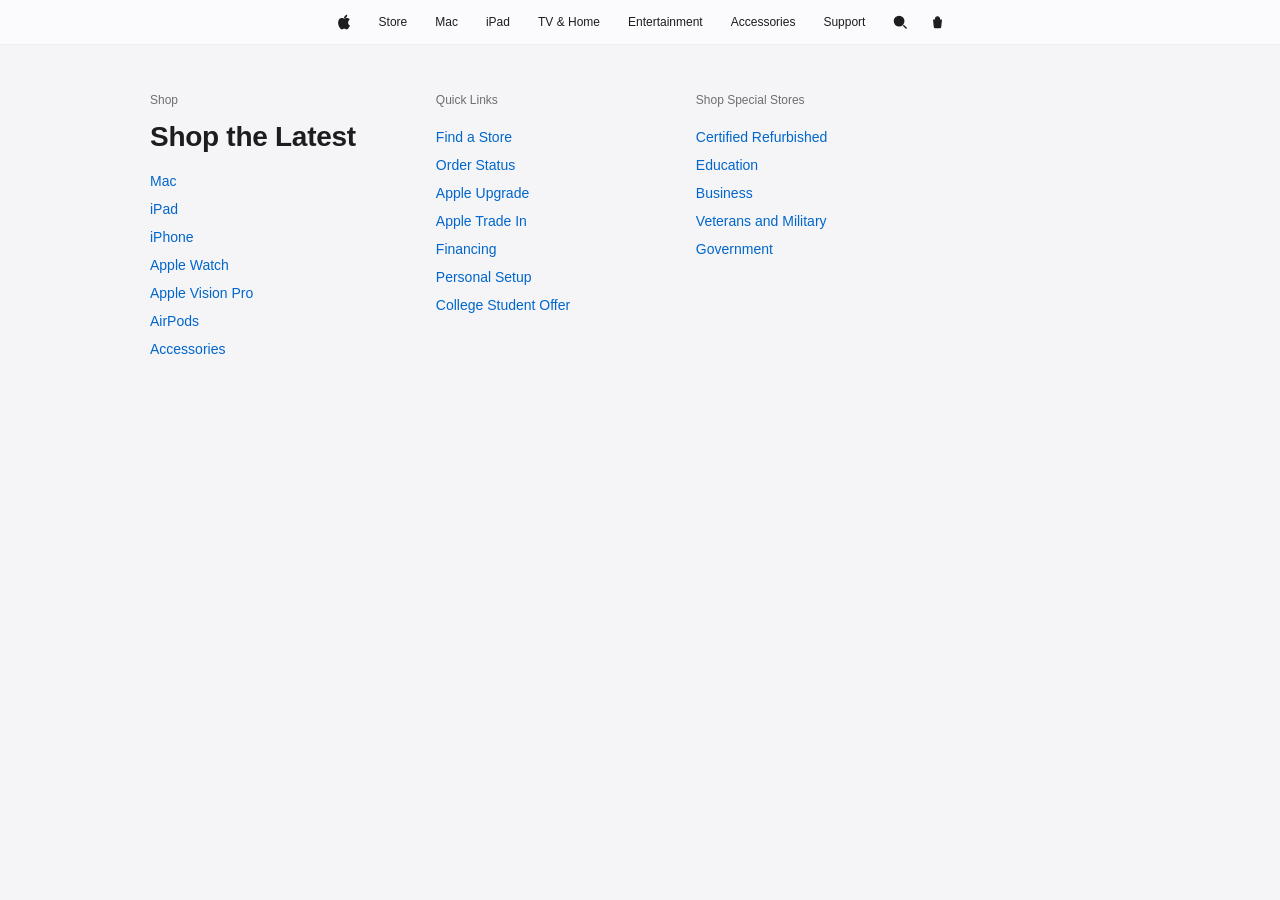
<file: index.html>
<!DOCTYPE html>
<html lang="en">
<head>
  <meta charset="UTF-8">
  <meta name="viewport" content="width=device-width, initial-scale=1.0">
  <title>Apple</title>
  <style>
    * {
      margin: 0;
      padding: 0;
      box-sizing: border-box;
    }

    body {
      font-family: -apple-system, BlinkMacSystemFont, "SF Pro Text", "Helvetica Neue", Helvetica, Arial, sans-serif;
      background: #fff;
      color: #1d1d1f;
      display: flex;
      flex-direction: column;
      min-height: 100vh;
    }

    .nav {
      display: flex;
      align-items: center;
      justify-content: center;
      gap: 28px;
      padding: 12px 22px;
      background: rgba(251, 251, 253, 0.8);
      backdrop-filter: saturate(180%) blur(20px);
      border-bottom: 1px solid rgba(0, 0, 0, 0.05);
      font-size: 12px;
      font-weight: 400;
      color: #1d1d1f;
    }

    .nav-logo {
      font-size: 17px;
      line-height: 1;
      display: flex;
      align-items: center;
    }

    .nav-item {
      display: flex;
      align-items: center;
      cursor: default;
    }

    .nav-icons {
      display: flex;
      align-items: center;
      gap: 22px;
    }

    .nav-icon {
      width: 15px;
      height: 15px;
      display: flex;
      align-items: center;
      justify-content: center;
    }

    .nav-icon svg {
      width: 15px;
      height: 15px;
      fill: #1d1d1f;
    }

    .content {
      display: flex;
      justify-content: center;
      background: #f5f5f7;
      flex: 1;
      padding: 48px 22px 80px;
    }

    .columns {
      display: flex;
      gap: 80px;
      max-width: 980px;
      width: 100%;
    }

    .column {
      display: flex;
      flex-direction: column;
      gap: 14px;
      min-width: 180px;
    }

    .column-label {
      font-size: 12px;
      color: #6e6e73;
      font-weight: 400;
    }

    .column-title {
      font-size: 28px;
      font-weight: 600;
      letter-spacing: -0.01em;
      color: #1d1d1f;
      padding-bottom: 6px;
    }

    .link-list {
      display: flex;
      flex-direction: column;
      gap: 12px;
    }

    .link {
      font-size: 14px;
      color: #06c;
      font-weight: 400;
      cursor: default;
    }

    .link:hover {
      text-decoration: underline;
    }

    @media (max-width: 800px) {
      .nav {
        gap: 16px;
        font-size: 11px;
        padding: 10px 16px;
        overflow-x: auto;
      }

      .content {
        padding: 32px 16px 60px;
      }

      .columns {
        flex-direction: column;
        gap: 40px;
      }

      .column-title {
        font-size: 24px;
      }
    }
  </style>
</head>
<body>
  <nav class="nav">
    <div class="nav-logo">
      <svg width="16" height="20" viewBox="0 0 16 20" fill="currentColor">
        <path d="M13.2 10.5c0-1.9 1.5-2.9 1.6-3-0.9-1.3-2.2-1.5-2.7-1.5-1.1-0.1-2.2 0.7-2.8 0.7s-1.5-0.7-2.5-0.6c-1.3 0-2.4 0.7-3.1 1.9-1.3 2.3-0.3 5.7 0.9 7.5 0.6 0.9 1.3 1.9 2.3 1.9 0.9 0 1.3-0.6 2.4-0.6s1.4 0.6 2.4 0.6c1 0 1.6-0.9 2.2-1.8 0.7-1 1-2 1-2.1-0.1 0-1.9-0.7-1.9-2.9zm-1.8-5.3c0.5-0.6 0.9-1.5 0.8-2.4-0.8 0-1.7 0.5-2.3 1.2-0.5 0.6-1 1.5-0.8 2.3 0.9 0.1 1.8-0.4 2.3-1.1z"/>
      </svg>
    </div>
    <div class="nav-item">Store</div>
    <div class="nav-item">Mac</div>
    <div class="nav-item">iPad</div>
    <div class="nav-item">TV & Home</div>
    <div class="nav-item">Entertainment</div>
    <div class="nav-item">Accessories</div>
    <div class="nav-item">Support</div>
    <div class="nav-icons">
      <div class="nav-icon">
        <svg viewBox="0 0 16 16" fill="none" stroke="currentColor" stroke-width="1.5">
          <circle cx="6.5" cy="6.5" r="5"/>
          <path d="M11 11l3.5 3.5"/>
        </svg>
      </div>
      <div class="nav-icon">
        <svg viewBox="0 0 16 16" fill="none" stroke="currentColor" stroke-width="1.4">
          <path d="M4 5.5h8l-.7 7.2a1 1 0 01-1 .8H5.7a1 1 0 01-1-.8L4 5.5z"/>
          <path d="M6 5.5V4a2 2 0 014 0v1.5"/>
        </svg>
      </div>
    </div>
  </nav>

  <div class="content">
    <div class="columns">
      <div class="column">
        <div class="column-label">Shop</div>
        <div class="column-title">Shop the Latest</div>
        <div class="link-list">
          <div class="link">Mac</div>
          <div class="link">iPad</div>
          <div class="link">iPhone</div>
          <div class="link">Apple Watch</div>
          <div class="link">Apple Vision Pro</div>
          <div class="link">AirPods</div>
          <div class="link">Accessories</div>
        </div>
      </div>

      <div class="column">
        <div class="column-label">Quick Links</div>
        <div class="link-list" style="padding-top: 8px;">
          <div class="link">Find a Store</div>
          <div class="link">Order Status</div>
          <div class="link">Apple Upgrade</div>
          <div class="link">Apple Trade In</div>
          <div class="link">Financing</div>
          <div class="link">Personal Setup</div>
          <div class="link">College Student Offer</div>
        </div>
      </div>

      <div class="column">
        <div class="column-label">Shop Special Stores</div>
        <div class="link-list" style="padding-top: 8px;">
          <div class="link">Certified Refurbished</div>
          <div class="link">Education</div>
          <div class="link">Business</div>
          <div class="link">Veterans and Military</div>
          <div class="link">Government</div>
        </div>
      </div>
    </div>
  </div>
</body>
</html>
</file>
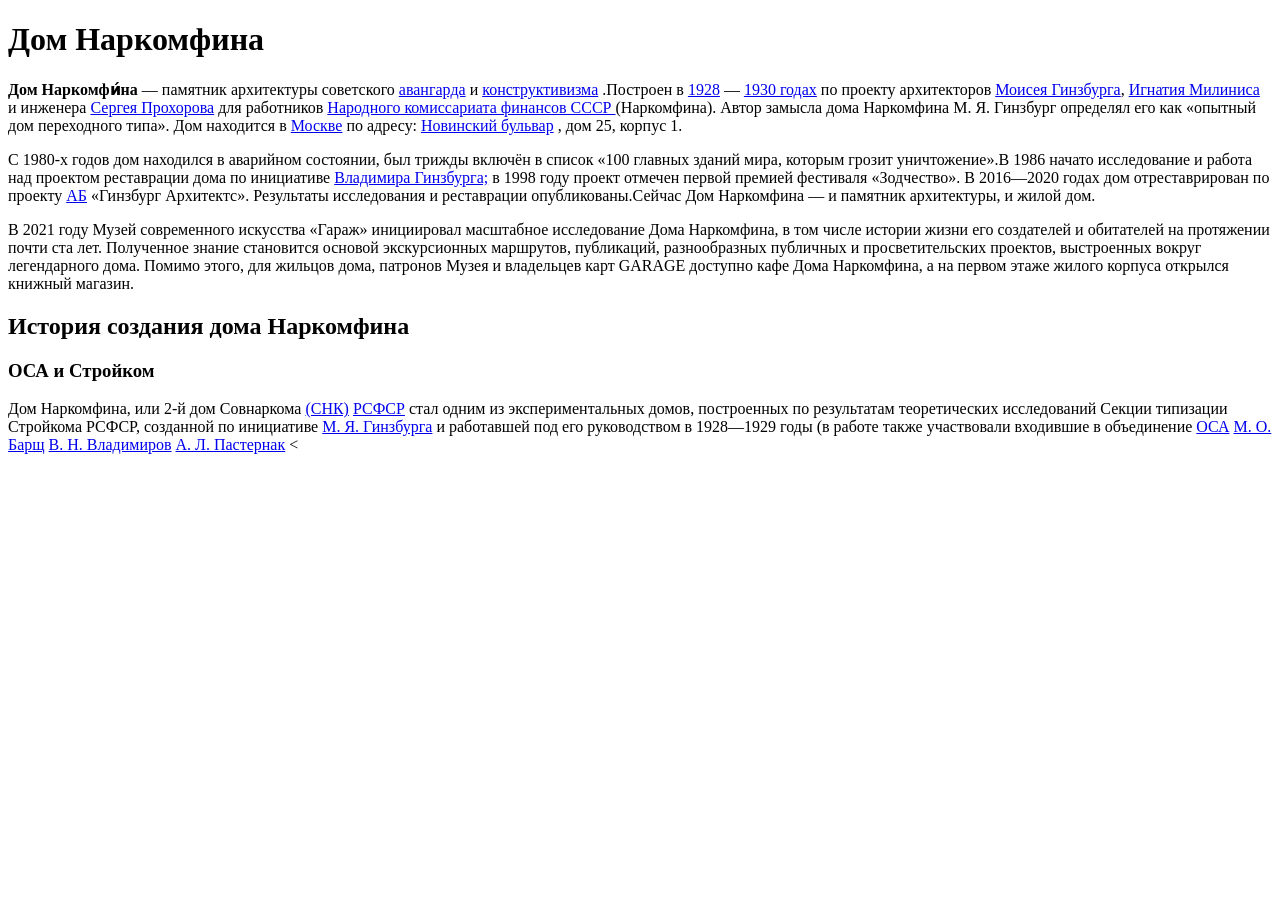
<file: NarkoHome/index.html>
<!DOCTYPE html>
<html lang="en">
<head>
    <meta charset="UTF-8">
    <meta name="viewport" content="width=device-width, initial-scale=1.0">
    <title>Document</title>
</head>
<body>
    <h1>Дом Наркомфина</h1>
    <p><b>Дом Наркомфи́на</b> — памятник архитектуры советского 
        <a href="https://ru.wikipedia.org/wiki/Авангард_(искусство)" target="_blank" title="Авангард (искусство)">авангарда</a> и 
        <a href="https://ru.wikipedia.org/wiki/Конструктивизм_(искусство)" target="_blank" title="Конструктивизм (искусство)">конструктивизма</a> .Построен в 
        <a href="https://ru.wikipedia.org/wiki/1928_год" target="_blank" title="1928 год">1928</a> — <a href="https://ru.wikipedia.org/wiki/1930_год" target="_blank" title="1930 год">1930 годах</a>
         по проекту архитекторов 
        <a href="https://ru.wikipedia.org/wiki/Гинзбург,_Моисей_Яковлевич" target="_blank" title="Гинзбург, Моисей Яковлевич">Моисея Гинзбурга</a>, 
        <a href="https://ru.wikipedia.org/wiki/Милинис,_Игнатий_Францевич" target="_blank" title="Милинис, Игнатий Францевич">Игнатия Милиниса</a>
        и инженера 
        <a href="https://ru.wikipedia.org/wiki/Сергей_Львович_Прохоров" title="Сергей Львович Прохоров" target="_blank">Сергея Прохорова</a>
        для работников 
        <a href="https://ru.wikipedia.org/wiki/Народный_комиссариат_финансов_СССР" title="Народный комиссариат финансов СССР" target="_blank">Народного комиссариата финансов СССР </a>
        (Наркомфина). Автор замысла дома Наркомфина М. Я. Гинзбург определял его как «опытный дом переходного типа». Дом находится в
        <a href="https://ru.wikipedia.org/wiki/Москва" title="Москва" target="_blank">Москве</a>
        по адресу:
        <a href="https://ru.wikipedia.org/wiki/Новинский_бульвар" title="Новинский бульвар" target="_blank">Новинский бульвар</a>
        , дом 25, корпус 1.
    </p>
    <p>
        С 1980-х годов дом находился в аварийном состоянии, был трижды включён в список «100 главных зданий мира, которым грозит уничтожение».В 1986 начато исследование и работа над проектом реставрации дома по инициативе
        <a href="https://ru.wikipedia.org/wiki/Гинзбург,_Владимир_Моисеевич" title="Гинзбург, Владимир Моисеевич" target="_blank">Владимира Гинзбурга;</a>
        в 1998 году проект отмечен первой премией фестиваля «Зодчество». В 2016—2020 годах дом отреставрирован по проекту
        <a href="https://ru.wikipedia.org/wiki/Архитектурное_бюро" title="Архитектурное бюро" target="_blank">АБ</a>
        «Гинзбург Архитектс». Результаты исследования и реставрации опубликованы.Сейчас Дом Наркомфина — и памятник архитектуры, и жилой дом.
    </p>
    <p>
        В 2021 году Музей современного искусства «Гараж» инициировал масштабное исследование Дома Наркомфина, в том числе истории жизни его создателей и обитателей на протяжении почти ста лет. Полученное знание становится основой экскурсионных маршрутов, публикаций, разнообразных публичных и просветительских проектов, выстроенных вокруг легендарного дома. Помимо этого, для жильцов дома, патронов Музея и владельцев карт GARAGE доступно кафе Дома Наркомфина, а на первом этаже жилого корпуса открылся книжный магазин.
    </p>
    <h2>История создания дома Наркомфина</h2>
    <h3> <b>ОСА и Стройком </b></h3>
    <p>
        Дом Наркомфина, или 2-й дом Совнаркома
        <a href="https://ru.wikipedia.org/wiki/Совет_народных_комиссаров" title="Совет народных комиссаров" target="_blank">(СНК)</a>
        <a href="https://ru.wikipedia.org/wiki/Российская_Советская_Федеративная_Социалистическая_Республика" target="_blank" title="Российская Советская Федеративная Социалистическая Республика">РСФСР</a>
        стал одним из экспериментальных домов, построенных по результатам теоретических исследований Секции типизации Стройкома РСФСР, созданной по инициативе
        <a href="https://ru.wikipedia.org/wiki/Гинзбург,_Моисей_Яковлевич" title="Гинзбург, Моисей Яковлевич" target="_blank"> М. Я. Гинзбурга</a>
        и работавшей под его руководством в 1928—1929 годы (в работе также участвовали входившие в объединение 
        <a href="https://ru.wikipedia.org/wiki/Объединение_современных_архитекторов" title="Объединение современных архитекторов" target="_blank">ОСА</a>
        <a href="https://ru.wikipedia.org/wiki/Барщ,_Михаил_Осипович" title="Барщ, Михаил Осипович" target="_blank">М. О. Барщ</a>
        <a href="https://ru.wikipedia.org/wiki/Владимиров,_Вячеслав_Николаевич" title="Владимиров, Вячеслав Николаевич" target="_blank">В. Н. Владимиров</a>
        <a href="https://ru.wikipedia.org/wiki/Пастернак,_Александр_Леонидович" title="Пастернак, Александр Леонидович" target="_blank">А. Л. Пастернак</a>
        <
    </p>
</body>
</file>
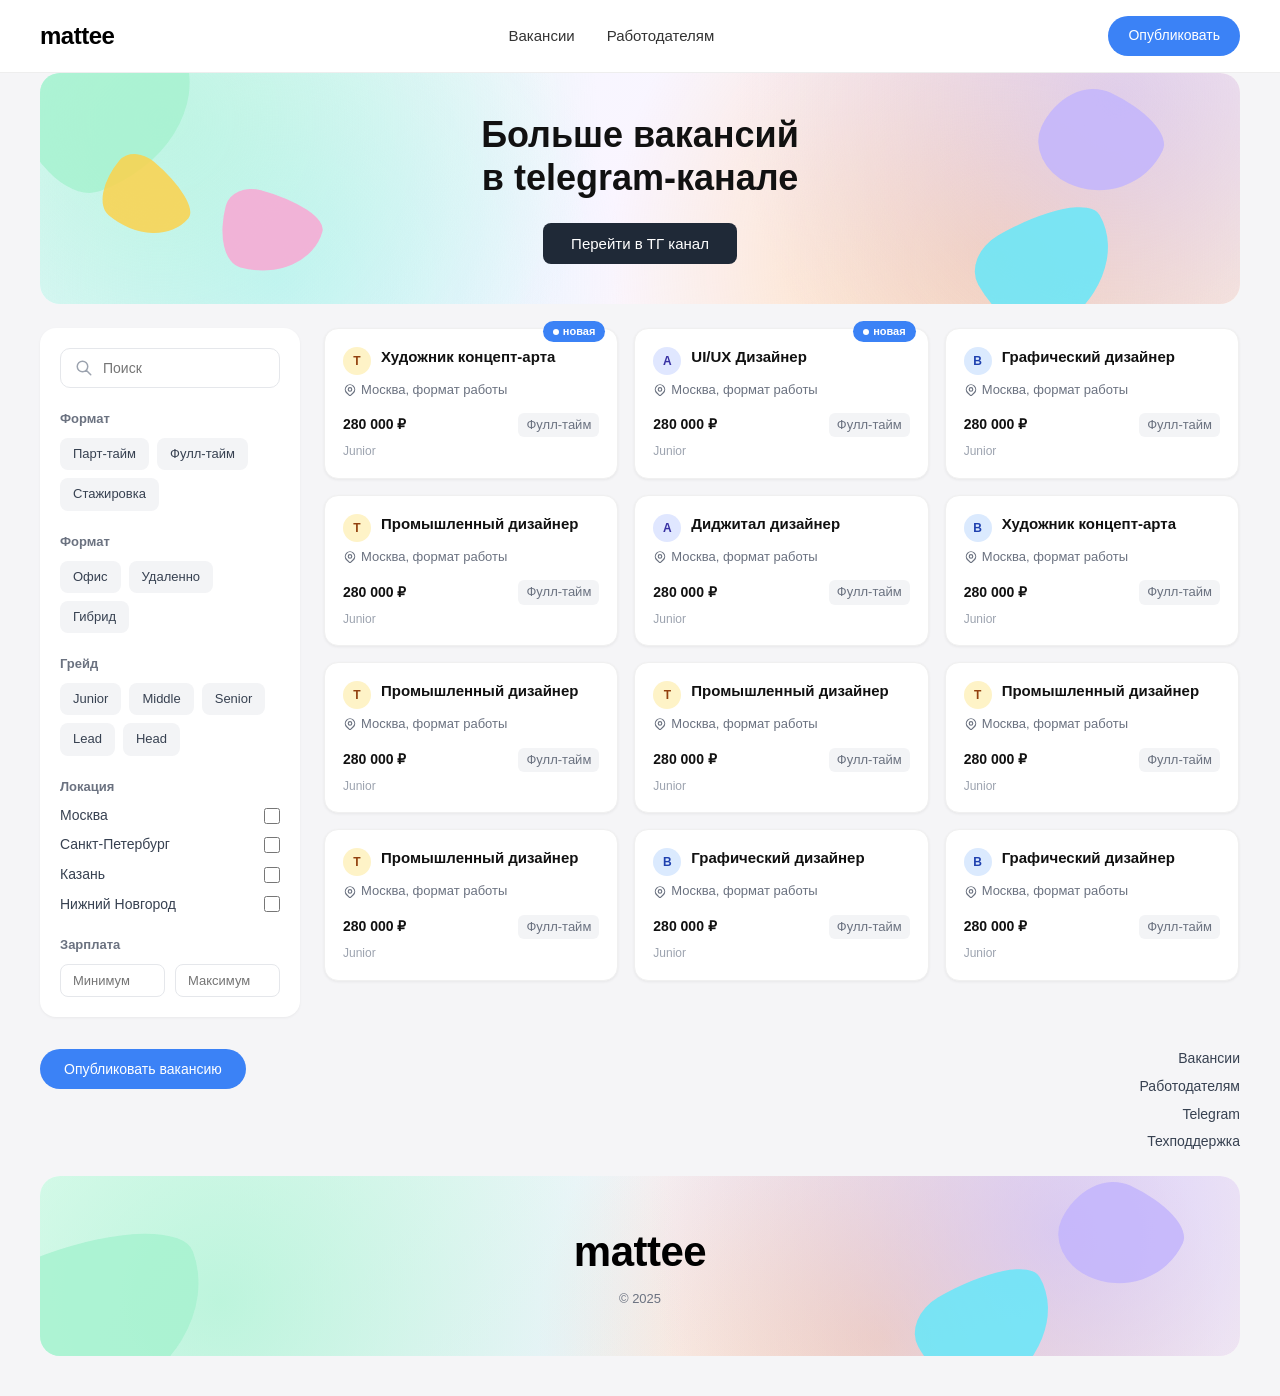
<file: index-2.html>
<!DOCTYPE html>
<html lang="ru">
<head>
  <meta charset="UTF-8">
  <meta name="viewport" content="width=device-width, initial-scale=1.0">
  <title>mattee — Вакансии</title>
  <style>
    * {
      margin: 0;
      padding: 0;
      box-sizing: border-box;
    }

    body {
      font-family: -apple-system, BlinkMacSystemFont, 'Segoe UI', Roboto, 'Helvetica Neue', Arial, sans-serif;
      background-color: #f5f5f7;
      color: #1a1a1a;
      line-height: 1.4;
      display: flex;
      flex-direction: column;
      min-height: 100vh;
    }

    .page {
      display: flex;
      flex-direction: column;
      gap: 24px;
      padding: 0 40px 40px;
      flex: 1;
    }

    .header {
      display: flex;
      align-items: center;
      justify-content: space-between;
      padding: 16px 40px;
      background: #fff;
      border-bottom: 1px solid #eee;
    }

    .logo {
      font-size: 24px;
      font-weight: 700;
      letter-spacing: -0.5px;
      color: #000;
      text-decoration: none;
    }

    .nav {
      display: flex;
      gap: 32px;
    }

    .nav a {
      text-decoration: none;
      color: #333;
      font-size: 15px;
      font-weight: 500;
    }

    .nav a:hover {
      color: #000;
    }

    .btn-primary {
      background: #3b82f6;
      color: #fff;
      border: none;
      padding: 10px 20px;
      border-radius: 24px;
      font-size: 14px;
      font-weight: 500;
      cursor: pointer;
      text-decoration: none;
      display: inline-flex;
      align-items: center;
    }

    .btn-primary:hover {
      background: #2563eb;
    }

    .hero {
      position: relative;
      border-radius: 20px;
      overflow: hidden;
      background: #fff;
      min-height: 220px;
      display: flex;
      flex-direction: column;
      align-items: center;
      justify-content: center;
      text-align: center;
      padding: 40px 20px;
    }

    .hero-bg {
      position: absolute;
      inset: 0;
      background: 
        radial-gradient(circle at 10% 20%, rgba(167, 243, 208, 0.6) 0%, transparent 40%),
        radial-gradient(circle at 90% 10%, rgba(196, 181, 253, 0.5) 0%, transparent 35%),
        radial-gradient(circle at 80% 80%, rgba(253, 186, 116, 0.5) 0%, transparent 40%),
        radial-gradient(circle at 20% 90%, rgba(165, 243, 252, 0.5) 0%, transparent 35%),
        linear-gradient(135deg, #f0f9ff 0%, #faf5ff 50%, #fff7ed 100%);
      z-index: 0;
    }

    .hero-shapes {
      position: absolute;
      inset: 0;
      z-index: 1;
      overflow: hidden;
    }

    .shape {
      position: absolute;
      border-radius: 30% 70% 70% 30% / 30% 30% 70% 70%;
      opacity: 0.85;
    }

    .shape-1 {
      width: 180px;
      height: 140px;
      background: #a7f3d0;
      top: -30px;
      left: -20px;
      transform: rotate(-20deg);
    }

    .shape-2 {
      width: 120px;
      height: 100px;
      background: #c4b5fd;
      top: 20px;
      right: 80px;
      transform: rotate(25deg);
      border-radius: 40% 60% 60% 40% / 60% 30% 70% 40%;
    }

    .shape-3 {
      width: 100px;
      height: 80px;
      background: #f9a8d4;
      bottom: 30px;
      left: 15%;
      transform: rotate(15deg);
    }

    .shape-4 {
      width: 140px;
      height: 110px;
      background: #67e8f9;
      bottom: -20px;
      right: 10%;
      transform: rotate(-30deg);
    }

    .shape-5 {
      width: 90px;
      height: 70px;
      background: #fcd34d;
      top: 40%;
      left: 5%;
      transform: rotate(40deg);
    }

    .hero-content {
      position: relative;
      z-index: 2;
      display: flex;
      flex-direction: column;
      align-items: center;
      gap: 24px;
    }

    .hero h1 {
      font-size: 36px;
      font-weight: 700;
      color: #111;
      line-height: 1.2;
    }

    .hero .btn-dark {
      background: #1f2937;
      color: #fff;
      border: none;
      padding: 12px 28px;
      border-radius: 8px;
      font-size: 15px;
      font-weight: 500;
      cursor: pointer;
    }

    .hero .btn-dark:hover {
      background: #111;
    }

    .main {
      display: flex;
      gap: 24px;
      align-items: flex-start;
    }

    .sidebar {
      width: 260px;
      flex-shrink: 0;
      background: #fff;
      border-radius: 16px;
      padding: 20px;
      box-shadow: 0 1px 3px rgba(0,0,0,0.05);
      display: flex;
      flex-direction: column;
      gap: 22px;
    }

    .search-box {
      display: flex;
      align-items: center;
      border: 1px solid #e5e7eb;
      border-radius: 10px;
      padding: 10px 14px;
      background: #fff;
      gap: 10px;
    }

    .search-box:focus-within {
      border-color: #3b82f6;
      box-shadow: 0 0 0 3px rgba(59, 130, 246, 0.1);
    }

    .search-box svg {
      width: 18px;
      height: 18px;
      color: #9ca3af;
      flex-shrink: 0;
    }

    .search-box input {
      border: none;
      outline: none;
      font-size: 14px;
      width: 100%;
      background: transparent;
    }

    .filter-group {
      display: flex;
      flex-direction: column;
      gap: 10px;
    }

    .filter-group h3 {
      font-size: 13px;
      font-weight: 600;
      color: #6b7280;
    }

    .tags {
      display: flex;
      flex-wrap: wrap;
      gap: 8px;
    }

    .tag {
      padding: 6px 12px;
      background: #f3f4f6;
      border-radius: 8px;
      font-size: 13px;
      color: #374151;
      cursor: pointer;
      border: 1px solid transparent;
      transition: all 0.15s;
    }

    .tag:hover {
      background: #e5e7eb;
    }

    .tag.active {
      background: #dbeafe;
      color: #1d4ed8;
      border-color: #93c5fd;
    }

    .checkbox-list {
      display: flex;
      flex-direction: column;
      gap: 10px;
    }

    .checkbox-item {
      display: flex;
      align-items: center;
      justify-content: space-between;
      font-size: 14px;
      color: #374151;
      cursor: pointer;
    }

    .checkbox-item input {
      width: 16px;
      height: 16px;
      accent-color: #3b82f6;
      cursor: pointer;
    }

    .salary-inputs {
      display: flex;
      gap: 10px;
    }

    .salary-inputs input {
      flex: 1;
      padding: 8px 12px;
      border: 1px solid #e5e7eb;
      border-radius: 8px;
      font-size: 13px;
      outline: none;
      width: 100%;
    }

    .salary-inputs input:focus {
      border-color: #3b82f6;
    }

    .cards-area {
      flex: 1;
      display: flex;
      flex-direction: column;
    }

    .cards-grid {
      display: flex;
      flex-wrap: wrap;
      gap: 16px;
    }

    .card {
      background: #fff;
      border-radius: 14px;
      padding: 18px;
      width: calc(33.333% - 11px);
      min-width: 240px;
      box-shadow: 0 1px 3px rgba(0,0,0,0.06);
      border: 1px solid #f0f0f0;
      display: flex;
      flex-direction: column;
      position: relative;
      transition: box-shadow 0.2s;
      gap: 6px;
    }

    .card:hover {
      box-shadow: 0 4px 12px rgba(0,0,0,0.08);
    }

    .card-header {
      display: flex;
      align-items: flex-start;
      gap: 10px;
    }

    .company-logo {
      width: 28px;
      height: 28px;
      border-radius: 50%;
      display: flex;
      align-items: center;
      justify-content: center;
      font-size: 12px;
      font-weight: 700;
      flex-shrink: 0;
    }

    .company-logo.tbank { background: #fef3c7; color: #92400e; }
    .company-logo.apple { background: #e0e7ff; color: #3730a3; }
    .company-logo.vtb { background: #dbeafe; color: #1e40af; }

    .card-title {
      font-size: 15px;
      font-weight: 600;
      color: #111;
      line-height: 1.3;
      flex: 1;
    }

    .badge-new {
      position: absolute;
      top: -8px;
      right: 12px;
      background: #3b82f6;
      color: #fff;
      font-size: 11px;
      font-weight: 600;
      padding: 3px 10px;
      border-radius: 12px;
      display: flex;
      align-items: center;
      gap: 4px;
    }

    .badge-new::before {
      content: '';
      width: 6px;
      height: 6px;
      background: #fff;
      border-radius: 50%;
    }

    .location {
      display: flex;
      align-items: center;
      gap: 4px;
      font-size: 13px;
      color: #6b7280;
    }

    .location svg {
      width: 14px;
      height: 14px;
      flex-shrink: 0;
    }

    .card-footer {
      display: flex;
      align-items: center;
      justify-content: space-between;
      padding-top: 8px;
    }

    .salary {
      font-size: 14px;
      font-weight: 600;
      color: #111;
    }

    .job-type {
      font-size: 13px;
      color: #6b7280;
      background: #f3f4f6;
      padding: 3px 8px;
      border-radius: 6px;
    }

    .level {
      font-size: 12px;
      color: #9ca3af;
    }

    .bottom-section {
      display: flex;
      justify-content: space-between;
      align-items: flex-start;
      padding-top: 8px;
    }

    .btn-secondary {
      background: #3b82f6;
      color: #fff;
      border: none;
      padding: 12px 24px;
      border-radius: 24px;
      font-size: 14px;
      font-weight: 500;
      cursor: pointer;
    }

    .footer-links {
      display: flex;
      flex-direction: column;
      gap: 8px;
      text-align: right;
    }

    .footer-links a {
      color: #374151;
      text-decoration: none;
      font-size: 14px;
    }

    .footer-links a:hover {
      color: #000;
    }

    .footer {
      position: relative;
      border-radius: 20px;
      overflow: hidden;
      min-height: 180px;
      display: flex;
      flex-direction: column;
      align-items: center;
      justify-content: center;
      background: #fff;
      gap: 8px;
    }

    .footer-bg {
      position: absolute;
      inset: 0;
      background: 
        radial-gradient(circle at 15% 70%, rgba(167, 243, 208, 0.7) 0%, transparent 45%),
        radial-gradient(circle at 85% 30%, rgba(196, 181, 253, 0.6) 0%, transparent 40%),
        radial-gradient(circle at 70% 90%, rgba(253, 186, 116, 0.5) 0%, transparent 40%),
        linear-gradient(135deg, #ecfdf5 0%, #f5f3ff 50%, #fff7ed 100%);
      z-index: 0;
    }

    .footer-shapes {
      position: absolute;
      inset: 0;
      z-index: 1;
    }

    .footer .logo {
      position: relative;
      z-index: 2;
      font-size: 42px;
    }

    .copyright {
      position: relative;
      z-index: 2;
      font-size: 13px;
      color: #6b7280;
    }

    @media (max-width: 1100px) {
      .card {
        width: calc(50% - 8px);
      }
    }

    @media (max-width: 800px) {
      .page {
        padding: 0 16px 24px;
        gap: 16px;
      }
      .header {
        padding: 12px 16px;
      }
      .main {
        flex-direction: column;
      }
      .sidebar {
        width: 100%;
      }
      .card {
        width: 100%;
      }
      .hero h1 {
        font-size: 28px;
      }
    }
  </style>
</head>
<body>
  <header class="header">
    <a href="#" class="logo">mattee</a>
    <nav class="nav">
      <a href="#">Вакансии</a>
      <a href="#">Работодателям</a>
    </nav>
    <a href="#" class="btn-primary">Опубликовать</a>
  </header>

  <div class="page">
    <section class="hero">
      <div class="hero-bg"></div>
      <div class="hero-shapes">
        <div class="shape shape-1"></div>
        <div class="shape shape-2"></div>
        <div class="shape shape-3"></div>
        <div class="shape shape-4"></div>
        <div class="shape shape-5"></div>
      </div>
      <div class="hero-content">
        <h1>Больше вакансий<br>в telegram-канале</h1>
        <button class="btn-dark">Перейти в ТГ канал</button>
      </div>
    </section>

    <div class="main">
      <aside class="sidebar">
        <div class="search-box">
          <svg xmlns="http://www.w3.org/2000/svg" fill="none" viewBox="0 0 24 24" stroke="currentColor">
            <path stroke-linecap="round" stroke-linejoin="round" stroke-width="2" d="M21 21l-6-6m2-5a7 7 0 11-14 0 7 7 0 0114 0z" />
          </svg>
          <input type="text" placeholder="Поиск">
        </div>

        <div class="filter-group">
          <h3>Формат</h3>
          <div class="tags">
            <span class="tag">Парт-тайм</span>
            <span class="tag">Фулл-тайм</span>
            <span class="tag">Стажировка</span>
          </div>
        </div>

        <div class="filter-group">
          <h3>Формат</h3>
          <div class="tags">
            <span class="tag">Офис</span>
            <span class="tag">Удаленно</span>
            <span class="tag">Гибрид</span>
          </div>
        </div>

        <div class="filter-group">
          <h3>Грейд</h3>
          <div class="tags">
            <span class="tag">Junior</span>
            <span class="tag">Middle</span>
            <span class="tag">Senior</span>
            <span class="tag">Lead</span>
            <span class="tag">Head</span>
          </div>
        </div>

        <div class="filter-group">
          <h3>Локация</h3>
          <div class="checkbox-list">
            <label class="checkbox-item">
              <span>Москва</span>
              <input type="checkbox">
            </label>
            <label class="checkbox-item">
              <span>Санкт-Петербург</span>
              <input type="checkbox">
            </label>
            <label class="checkbox-item">
              <span>Казань</span>
              <input type="checkbox">
            </label>
            <label class="checkbox-item">
              <span>Нижний Новгород</span>
              <input type="checkbox">
            </label>
          </div>
        </div>

        <div class="filter-group">
          <h3>Зарплата</h3>
          <div class="salary-inputs">
            <input type="text" placeholder="Минимум">
            <input type="text" placeholder="Максимум">
          </div>
        </div>
      </aside>

      <div class="cards-area">
        <div class="cards-grid">
          <div class="card">
            <span class="badge-new">новая</span>
            <div class="card-header">
              <div class="company-logo tbank">Т</div>
              <div class="card-title">Художник концепт-арта</div>
            </div>
            <div class="location">
              <svg xmlns="http://www.w3.org/2000/svg" fill="none" viewBox="0 0 24 24" stroke="currentColor">
                <path stroke-linecap="round" stroke-linejoin="round" stroke-width="2" d="M17.657 16.657L13.414 20.9a1.998 1.998 0 01-2.827 0l-4.244-4.243a8 8 0 1111.314 0z" />
                <path stroke-linecap="round" stroke-linejoin="round" stroke-width="2" d="M15 11a3 3 0 11-6 0 3 3 0 016 0z" />
              </svg>
              Москва, формат работы
            </div>
            <div class="card-footer">
              <span class="salary">280 000 ₽</span>
              <span class="job-type">Фулл-тайм</span>
            </div>
            <div class="level">Junior</div>
          </div>

          <div class="card">
            <span class="badge-new">новая</span>
            <div class="card-header">
              <div class="company-logo apple">A</div>
              <div class="card-title">UI/UX Дизайнер</div>
            </div>
            <div class="location">
              <svg xmlns="http://www.w3.org/2000/svg" fill="none" viewBox="0 0 24 24" stroke="currentColor">
                <path stroke-linecap="round" stroke-linejoin="round" stroke-width="2" d="M17.657 16.657L13.414 20.9a1.998 1.998 0 01-2.827 0l-4.244-4.243a8 8 0 1111.314 0z" />
                <path stroke-linecap="round" stroke-linejoin="round" stroke-width="2" d="M15 11a3 3 0 11-6 0 3 3 0 016 0z" />
              </svg>
              Москва, формат работы
            </div>
            <div class="card-footer">
              <span class="salary">280 000 ₽</span>
              <span class="job-type">Фулл-тайм</span>
            </div>
            <div class="level">Junior</div>
          </div>

          <div class="card">
            <div class="card-header">
              <div class="company-logo vtb">В</div>
              <div class="card-title">Графический дизайнер</div>
            </div>
            <div class="location">
              <svg xmlns="http://www.w3.org/2000/svg" fill="none" viewBox="0 0 24 24" stroke="currentColor">
                <path stroke-linecap="round" stroke-linejoin="round" stroke-width="2" d="M17.657 16.657L13.414 20.9a1.998 1.998 0 01-2.827 0l-4.244-4.243a8 8 0 1111.314 0z" />
                <path stroke-linecap="round" stroke-linejoin="round" stroke-width="2" d="M15 11a3 3 0 11-6 0 3 3 0 016 0z" />
              </svg>
              Москва, формат работы
            </div>
            <div class="card-footer">
              <span class="salary">280 000 ₽</span>
              <span class="job-type">Фулл-тайм</span>
            </div>
            <div class="level">Junior</div>
          </div>

          <div class="card">
            <div class="card-header">
              <div class="company-logo tbank">Т</div>
              <div class="card-title">Промышленный дизайнер</div>
            </div>
            <div class="location">
              <svg xmlns="http://www.w3.org/2000/svg" fill="none" viewBox="0 0 24 24" stroke="currentColor">
                <path stroke-linecap="round" stroke-linejoin="round" stroke-width="2" d="M17.657 16.657L13.414 20.9a1.998 1.998 0 01-2.827 0l-4.244-4.243a8 8 0 1111.314 0z" />
                <path stroke-linecap="round" stroke-linejoin="round" stroke-width="2" d="M15 11a3 3 0 11-6 0 3 3 0 016 0z" />
              </svg>
              Москва, формат работы
            </div>
            <div class="card-footer">
              <span class="salary">280 000 ₽</span>
              <span class="job-type">Фулл-тайм</span>
            </div>
            <div class="level">Junior</div>
          </div>

          <div class="card">
            <div class="card-header">
              <div class="company-logo apple">A</div>
              <div class="card-title">Диджитал дизайнер</div>
            </div>
            <div class="location">
              <svg xmlns="http://www.w3.org/2000/svg" fill="none" viewBox="0 0 24 24" stroke="currentColor">
                <path stroke-linecap="round" stroke-linejoin="round" stroke-width="2" d="M17.657 16.657L13.414 20.9a1.998 1.998 0 01-2.827 0l-4.244-4.243a8 8 0 1111.314 0z" />
                <path stroke-linecap="round" stroke-linejoin="round" stroke-width="2" d="M15 11a3 3 0 11-6 0 3 3 0 016 0z" />
              </svg>
              Москва, формат работы
            </div>
            <div class="card-footer">
              <span class="salary">280 000 ₽</span>
              <span class="job-type">Фулл-тайм</span>
            </div>
            <div class="level">Junior</div>
          </div>

          <div class="card">
            <div class="card-header">
              <div class="company-logo vtb">В</div>
              <div class="card-title">Художник концепт-арта</div>
            </div>
            <div class="location">
              <svg xmlns="http://www.w3.org/2000/svg" fill="none" viewBox="0 0 24 24" stroke="currentColor">
                <path stroke-linecap="round" stroke-linejoin="round" stroke-width="2" d="M17.657 16.657L13.414 20.9a1.998 1.998 0 01-2.827 0l-4.244-4.243a8 8 0 1111.314 0z" />
                <path stroke-linecap="round" stroke-linejoin="round" stroke-width="2" d="M15 11a3 3 0 11-6 0 3 3 0 016 0z" />
              </svg>
              Москва, формат работы
            </div>
            <div class="card-footer">
              <span class="salary">280 000 ₽</span>
              <span class="job-type">Фулл-тайм</span>
            </div>
            <div class="level">Junior</div>
          </div>

          <div class="card">
            <div class="card-header">
              <div class="company-logo tbank">Т</div>
              <div class="card-title">Промышленный дизайнер</div>
            </div>
            <div class="location">
              <svg xmlns="http://www.w3.org/2000/svg" fill="none" viewBox="0 0 24 24" stroke="currentColor">
                <path stroke-linecap="round" stroke-linejoin="round" stroke-width="2" d="M17.657 16.657L13.414 20.9a1.998 1.998 0 01-2.827 0l-4.244-4.243a8 8 0 1111.314 0z" />
                <path stroke-linecap="round" stroke-linejoin="round" stroke-width="2" d="M15 11a3 3 0 11-6 0 3 3 0 016 0z" />
              </svg>
              Москва, формат работы
            </div>
            <div class="card-footer">
              <span class="salary">280 000 ₽</span>
              <span class="job-type">Фулл-тайм</span>
            </div>
            <div class="level">Junior</div>
          </div>

          <div class="card">
            <div class="card-header">
              <div class="company-logo tbank">Т</div>
              <div class="card-title">Промышленный дизайнер</div>
            </div>
            <div class="location">
              <svg xmlns="http://www.w3.org/2000/svg" fill="none" viewBox="0 0 24 24" stroke="currentColor">
                <path stroke-linecap="round" stroke-linejoin="round" stroke-width="2" d="M17.657 16.657L13.414 20.9a1.998 1.998 0 01-2.827 0l-4.244-4.243a8 8 0 1111.314 0z" />
                <path stroke-linecap="round" stroke-linejoin="round" stroke-width="2" d="M15 11a3 3 0 11-6 0 3 3 0 016 0z" />
              </svg>
              Москва, формат работы
            </div>
            <div class="card-footer">
              <span class="salary">280 000 ₽</span>
              <span class="job-type">Фулл-тайм</span>
            </div>
            <div class="level">Junior</div>
          </div>

          <div class="card">
            <div class="card-header">
              <div class="company-logo tbank">Т</div>
              <div class="card-title">Промышленный дизайнер</div>
            </div>
            <div class="location">
              <svg xmlns="http://www.w3.org/2000/svg" fill="none" viewBox="0 0 24 24" stroke="currentColor">
                <path stroke-linecap="round" stroke-linejoin="round" stroke-width="2" d="M17.657 16.657L13.414 20.9a1.998 1.998 0 01-2.827 0l-4.244-4.243a8 8 0 1111.314 0z" />
                <path stroke-linecap="round" stroke-linejoin="round" stroke-width="2" d="M15 11a3 3 0 11-6 0 3 3 0 016 0z" />
              </svg>
              Москва, формат работы
            </div>
            <div class="card-footer">
              <span class="salary">280 000 ₽</span>
              <span class="job-type">Фулл-тайм</span>
            </div>
            <div class="level">Junior</div>
          </div>

          <div class="card">
            <div class="card-header">
              <div class="company-logo tbank">Т</div>
              <div class="card-title">Промышленный дизайнер</div>
            </div>
            <div class="location">
              <svg xmlns="http://www.w3.org/2000/svg" fill="none" viewBox="0 0 24 24" stroke="currentColor">
                <path stroke-linecap="round" stroke-linejoin="round" stroke-width="2" d="M17.657 16.657L13.414 20.9a1.998 1.998 0 01-2.827 0l-4.244-4.243a8 8 0 1111.314 0z" />
                <path stroke-linecap="round" stroke-linejoin="round" stroke-width="2" d="M15 11a3 3 0 11-6 0 3 3 0 016 0z" />
              </svg>
              Москва, формат работы
            </div>
            <div class="card-footer">
              <span class="salary">280 000 ₽</span>
              <span class="job-type">Фулл-тайм</span>
            </div>
            <div class="level">Junior</div>
          </div>

          <div class="card">
            <div class="card-header">
              <div class="company-logo vtb">В</div>
              <div class="card-title">Графический дизайнер</div>
            </div>
            <div class="location">
              <svg xmlns="http://www.w3.org/2000/svg" fill="none" viewBox="0 0 24 24" stroke="currentColor">
                <path stroke-linecap="round" stroke-linejoin="round" stroke-width="2" d="M17.657 16.657L13.414 20.9a1.998 1.998 0 01-2.827 0l-4.244-4.243a8 8 0 1111.314 0z" />
                <path stroke-linecap="round" stroke-linejoin="round" stroke-width="2" d="M15 11a3 3 0 11-6 0 3 3 0 016 0z" />
              </svg>
              Москва, формат работы
            </div>
            <div class="card-footer">
              <span class="salary">280 000 ₽</span>
              <span class="job-type">Фулл-тайм</span>
            </div>
            <div class="level">Junior</div>
          </div>

          <div class="card">
            <div class="card-header">
              <div class="company-logo vtb">В</div>
              <div class="card-title">Графический дизайнер</div>
            </div>
            <div class="location">
              <svg xmlns="http://www.w3.org/2000/svg" fill="none" viewBox="0 0 24 24" stroke="currentColor">
                <path stroke-linecap="round" stroke-linejoin="round" stroke-width="2" d="M17.657 16.657L13.414 20.9a1.998 1.998 0 01-2.827 0l-4.244-4.243a8 8 0 1111.314 0z" />
                <path stroke-linecap="round" stroke-linejoin="round" stroke-width="2" d="M15 11a3 3 0 11-6 0 3 3 0 016 0z" />
              </svg>
              Москва, формат работы
            </div>
            <div class="card-footer">
              <span class="salary">280 000 ₽</span>
              <span class="job-type">Фулл-тайм</span>
            </div>
            <div class="level">Junior</div>
          </div>
        </div>
      </div>
    </div>

    <div class="bottom-section">
      <button class="btn-secondary">Опубликовать вакансию</button>
      <div class="footer-links">
        <a href="#">Вакансии</a>
        <a href="#">Работодателям</a>
        <a href="#">Telegram</a>
        <a href="#">Техподдержка</a>
      </div>
    </div>

    <footer class="footer">
      <div class="footer-bg"></div>
      <div class="footer-shapes">
        <div class="shape shape-1" style="top: auto; bottom: -40px; left: -30px; width: 200px; height: 160px;"></div>
        <div class="shape shape-2" style="top: 10px; right: 60px;"></div>
        <div class="shape shape-4" style="bottom: -30px; right: 15%;"></div>
      </div>
      <a href="#" class="logo">mattee</a>
      <div class="copyright">© 2025</div>
    </footer>
  </div>
</body>
</html>
</file>
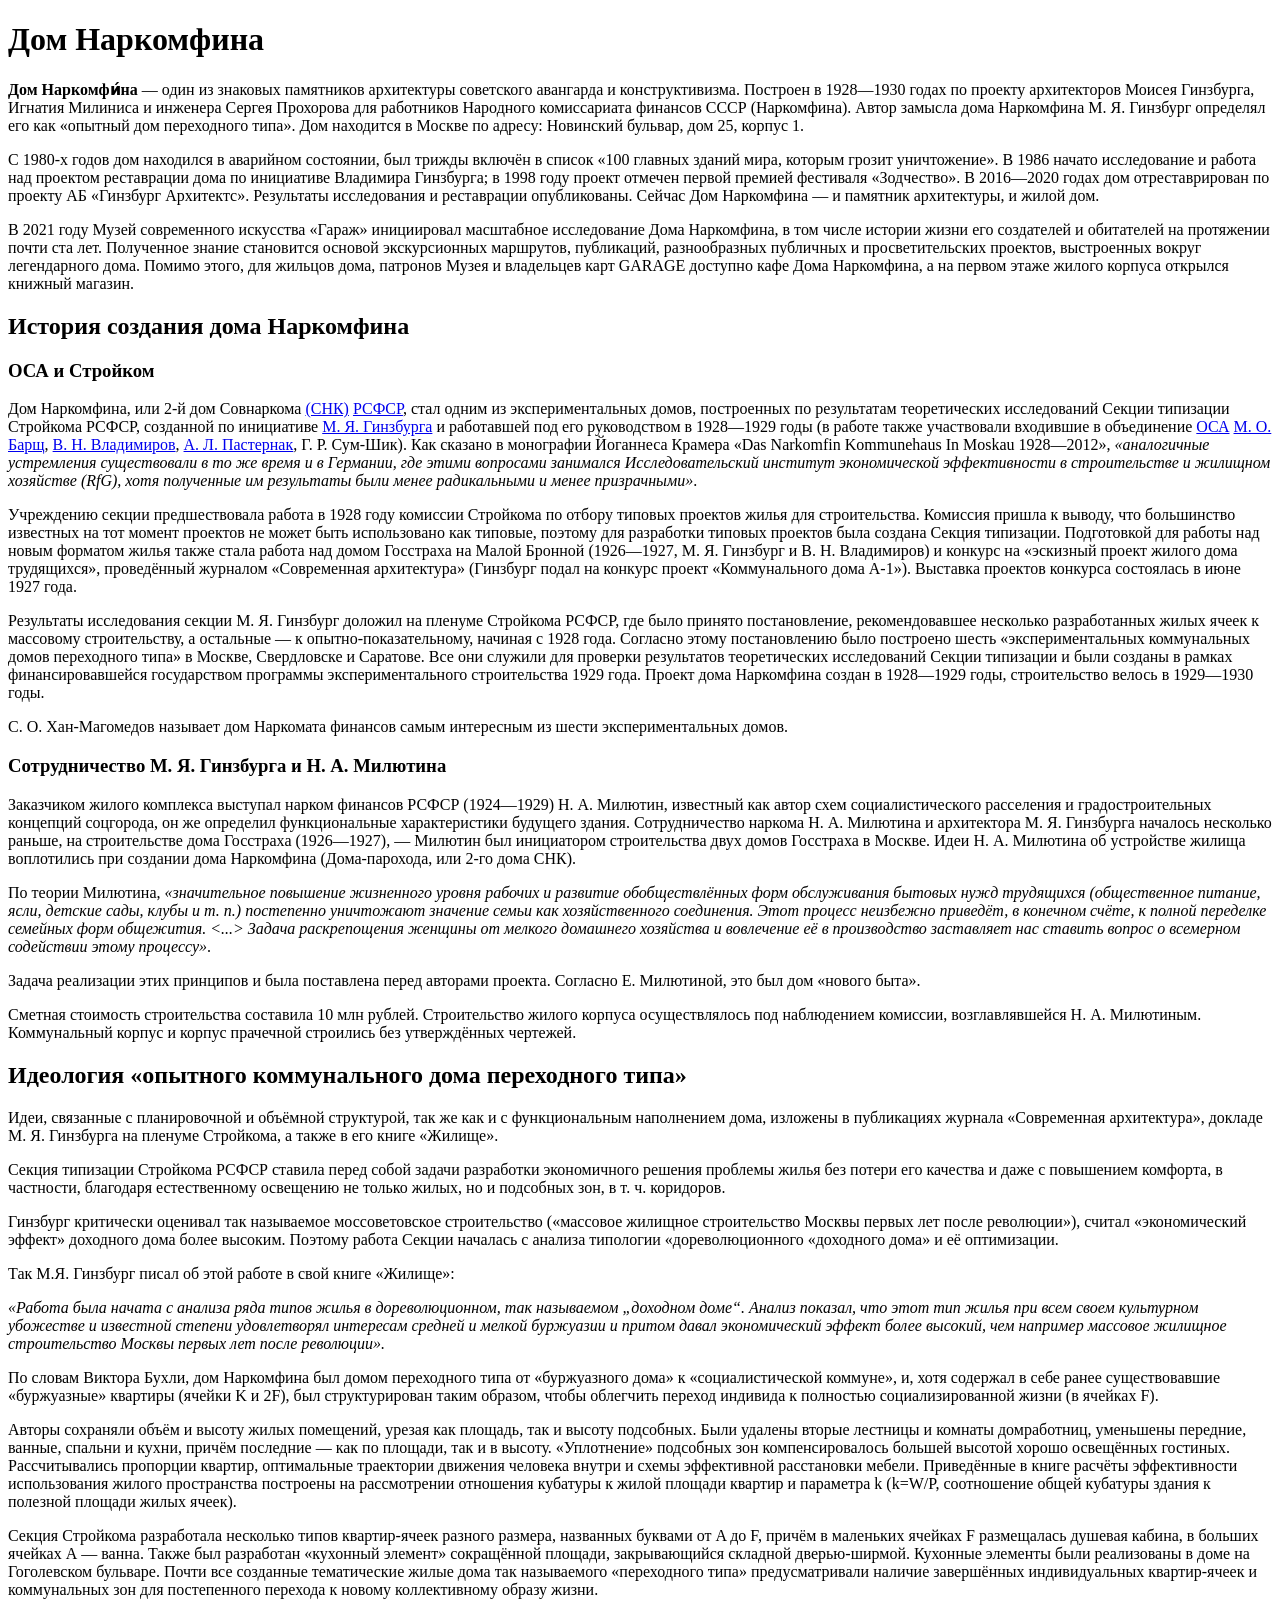
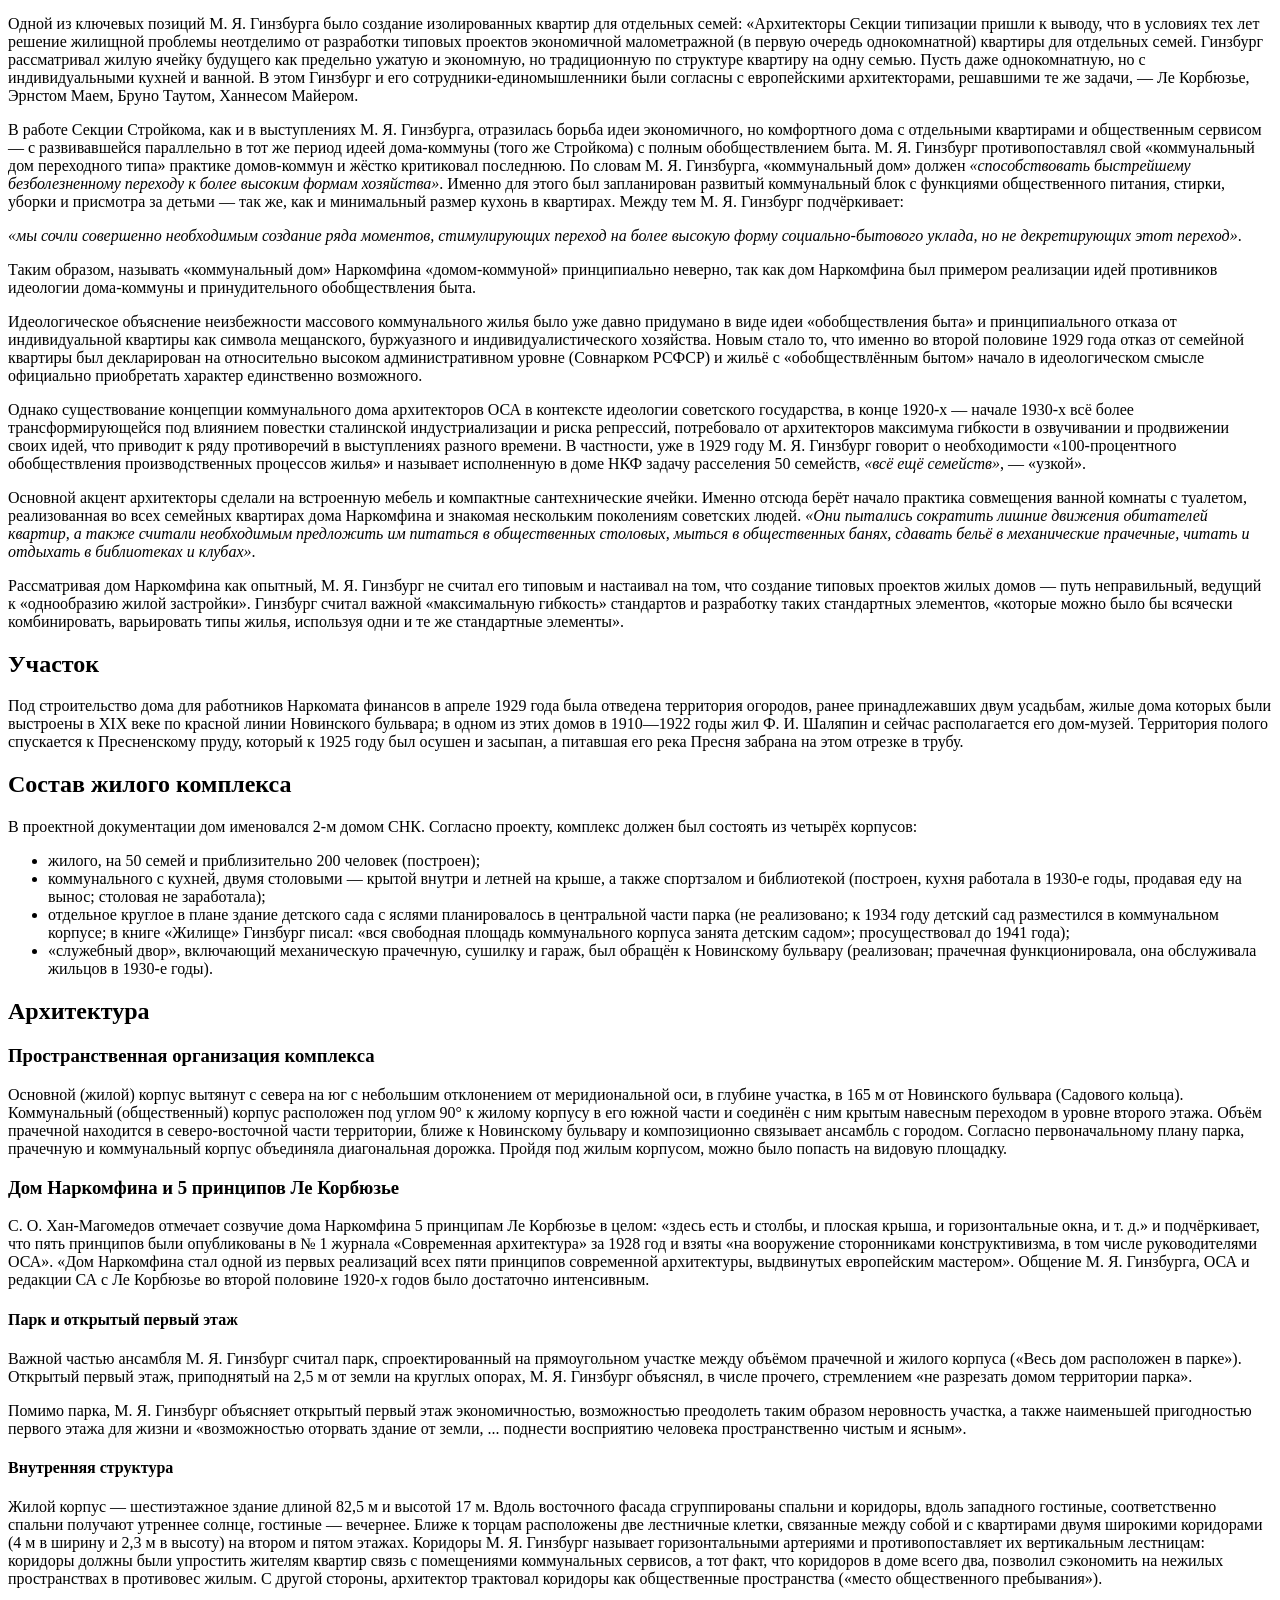
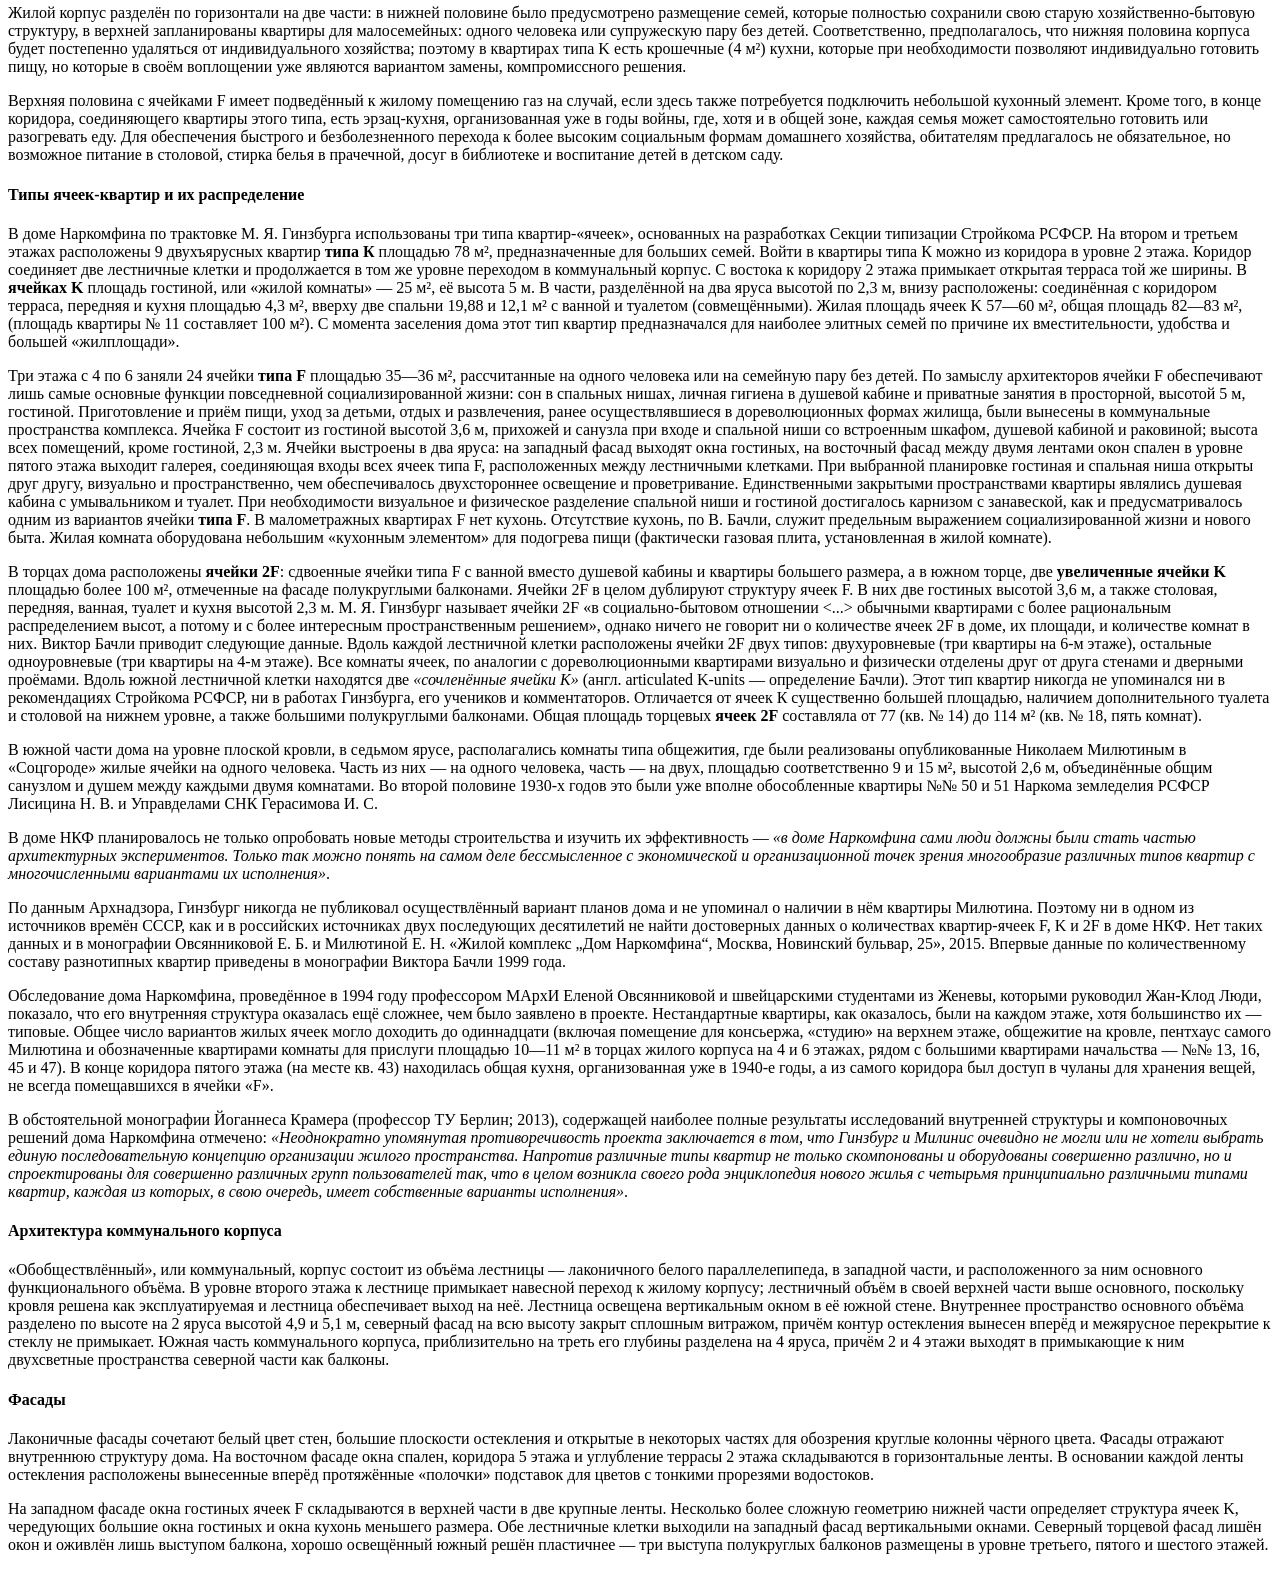
<file: NarkoHome/narkomfin(1).html>
<!DOCTYPE html>
<html lang="ru">
<head>
    <meta charset="UTF-8">
    <title>Дом Наркомфина</title>
</head>
<body>

<h1>Дом Наркомфина</h1>

<p><b>Дом Наркомфи́на</b> — один из знаковых памятников архитектуры советского авангарда и конструктивизма. Построен в 1928—1930 годах по проекту архитекторов Моисея Гинзбурга, Игнатия Милиниса и инженера Сергея Прохорова для работников Народного комиссариата финансов СССР (Наркомфина). Автор замысла дома Наркомфина М. Я. Гинзбург определял его как «опытный дом переходного типа». Дом находится в Москве по адресу: Новинский бульвар, дом 25, корпус 1.</p>

<p>С 1980-х годов дом находился в аварийном состоянии, был трижды включён в список «100 главных зданий мира, которым грозит уничтожение». В 1986 начато исследование и работа над проектом реставрации дома по инициативе Владимира Гинзбурга; в 1998 году проект отмечен первой премией фестиваля «Зодчество». В 2016—2020 годах дом отреставрирован по проекту АБ «Гинзбург Архитектс». Результаты исследования и реставрации опубликованы. Сейчас Дом Наркомфина — и памятник архитектуры, и жилой дом.</p>

<p>В 2021 году Музей современного искусства «Гараж» инициировал масштабное исследование Дома Наркомфина, в том числе истории жизни его создателей и обитателей на протяжении почти ста лет. Полученное знание становится основой экскурсионных маршрутов, публикаций, разнообразных публичных и просветительских проектов, выстроенных вокруг легендарного дома. Помимо этого, для жильцов дома, патронов Музея и владельцев карт GARAGE доступно кафе Дома Наркомфина, а на первом этаже жилого корпуса открылся книжный магазин.</p>

<h2>История создания дома Наркомфина</h2>

<h3><b>ОСА и Стройком</b></h3>

<p>Дом Наркомфина, или 2-й дом Совнаркома <a href="https://ru.wikipedia.org/wiki/Совет_народных_комиссаров" title="Совет народных комиссаров" target="_blank">(СНК)</a> <a href="https://ru.wikipedia.org/wiki/Российская_Советская_Федеративная_Социалистическая_Республика" target="_blank" title="Российская Советская Федеративная Социалистическая Республика">РСФСР</a>, стал одним из экспериментальных домов, построенных по результатам теоретических исследований Секции типизации Стройкома РСФСР, созданной по инициативе <a href="https://ru.wikipedia.org/wiki/Гинзбург,_Моисей_Яковлевич" title="Гинзбург, Моисей Яковлевич" target="_blank">М. Я. Гинзбурга</a> и работавшей под его руководством в 1928—1929 годы (в работе также участвовали входившие в объединение <a href="https://ru.wikipedia.org/wiki/Объединение_современных_архитекторов" title="Объединение современных архитекторов" target="_blank">ОСА</a> <a href="https://ru.wikipedia.org/wiki/Барщ,_Михаил_Осипович" title="Барщ, Михаил Осипович" target="_blank">М. O. Барщ</a>, <a href="https://ru.wikipedia.org/wiki/Владимиров,_Вячеслав_Николаевич" title="Владимиров, Вячеслав Николаевич" target="_blank">В. Н. Владимиров</a>, <a href="https://ru.wikipedia.org/wiki/Пастернак,_Александр_Леонидович" title="Пастернак, Александр Леонидович" target="_blank">А. Л. Пастернак</a>, Г. Р. Сум-Шик). Как сказано в монографии Йоганнеса Крамера «Das Narkomfin Kommunehaus In Moskau 1928—2012», <i>«аналогичные устремления существовали в то же время и в Германии, где этими вопросами занимался Исследовательский институт экономической эффективности в строительстве и жилищном хозяйстве (RfG), хотя полученные им результаты были менее радикальными и менее призрачными»</i>.</p>

<p>Учреждению секции предшествовала работа в 1928 году комиссии Стройкома по отбору типовых проектов жилья для строительства. Комиссия пришла к выводу, что большинство известных на тот момент проектов не может быть использовано как типовые, поэтому для разработки типовых проектов была создана Секция типизации. Подготовкой для работы над новым форматом жилья также стала работа над домом Госстраха на Малой Бронной (1926—1927, М. Я. Гинзбург и В. Н. Владимиров) и конкурс на «эскизный проект жилого дома трудящихся», проведённый журналом «Современная архитектура» (Гинзбург подал на конкурс проект «Коммунального дома А-1»). Выставка проектов конкурса состоялась в июне 1927 года.</p>

<p>Результаты исследования секции М. Я. Гинзбург доложил на пленуме Стройкома РСФСР, где было принято постановление, рекомендовавшее несколько разработанных жилых ячеек к массовому строительству, а остальные — к опытно-показательному, начиная с 1928 года. Согласно этому постановлению было построено шесть «экспериментальных коммунальных домов переходного типа» в Москве, Свердловске и Саратове. Все они служили для проверки результатов теоретических исследований Секции типизации и были созданы в рамках финансировавшейся государством программы экспериментального строительства 1929 года. Проект дома Наркомфина создан в 1928—1929 годы, строительство велось в 1929—1930 годы.</p>

<p>С. О. Хан-Магомедов называет дом Наркомата финансов самым интересным из шести экспериментальных домов.</p>

<h3><b>Сотрудничество М. Я. Гинзбурга и Н. А. Милютина</b></h3>

<p>Заказчиком жилого комплекса выступал нарком финансов РСФСР (1924—1929) Н. А. Милютин, известный как автор схем социалистического расселения и градостроительных концепций соцгорода, он же определил функциональные характеристики будущего здания. Сотрудничество наркома Н. А. Милютина и архитектора М. Я. Гинзбурга началoсь несколько раньше, на строительстве дома Госстраха (1926—1927), — Милютин был инициатором строительства двух домов Госстраха в Москве. Идеи Н. А. Милютина об устройстве жилища воплотились при создании дома Наркомфина (Дома-парохода, или 2-го дома СНК).</p>

<p>По теории Милютина, <i>«значительное повышение жизненного уровня рабочих и развитие обобществлённых форм обслуживания бытовых нужд трудящихся (общественное питание, ясли, детские сады, клубы и т. п.) постепенно уничтожают значение семьи как хозяйственного соединения. Этот процесс неизбежно приведёт, в конечном счёте, к полной переделке семейных форм общежития. &lt;...&gt; Задача раскрепощения женщины от мелкого домашнего хозяйства и вовлечение её в производство заставляет нас ставить вопрос о всемерном содействии этому процессу»</i>.</p>

<p>Задача реализации этих принципов и была поставлена перед авторами проекта. Согласно Е. Милютиной, это был дом «нового быта».</p>

<p>Сметная стоимость строительства составила 10 млн рублей. Строительство жилого корпуса осуществлялось под наблюдением комиссии, возглавлявшейся Н. А. Милютиным. Коммунальный корпус и корпус прачечной строились без утверждённых чертежей.</p>

<h2>Идеология «опытного коммунального дома переходного типа»</h2>

<p>Идеи, связанные с планировочной и объёмной структурой, так же как и с функциональным наполнением дома, изложены в публикациях журнала «Современная архитектура», докладе М. Я. Гинзбурга на пленуме Стройкома, а также в его книге «Жилище».</p>

<p>Секция типизации Стройкома РСФСР ставила перед собой задачи разработки экономичного решения проблемы жилья без потери его качества и даже с повышением комфорта, в частности, благодаря естественному освещению не только жилых, но и подсобных зон, в т. ч. коридоров.</p>

<p>Гинзбург критически оценивал так называемое моссоветовское строительство («массовое жилищное строительство Москвы первых лет после революции»), считал «экономический эффект» доходного дома более высоким. Поэтому работа Секции началась с анализа типологии «дореволюционного «доходного дома» и её оптимизации.</p>

<p>Так М.Я. Гинзбург писал об этой работе в свой книге «Жилище»:</p>

<p><i>«Работа была начата с анализа ряда типов жилья в дореволюционном, так называемом „доходном доме“. Анализ показал, что этот тип жилья при всем своем культурном убожестве и известной степени удовлетворял интересам средней и мелкой буржуазии и притом давал экономический эффект более высокий, чем например массовое жилищное строительство Москвы первых лет после революции».</i></p>

<p>По словам Виктора Бухли, дом Наркомфина был домом переходного типа от «буржуазного дома» к «социалистической коммуне», и, хотя содержал в себе ранее существовавшие «буржуазные» квартиры (ячейки K и 2F), был структурирован таким образом, чтобы облегчить переход индивида к полностью социализированной жизни (в ячейках F).</p>

<p>Авторы сохраняли объём и высоту жилых помещений, урезая как площадь, так и высоту подсобных. Были удалены вторые лестницы и комнаты домработниц, уменьшены передние, ванные, спальни и кухни, причём последние — как по площади, так и в высоту. «Уплотнение» подсобных зон компенсировалось большей высотой хорошо освещённых гостиных. Рассчитывались пропорции квартир, оптимальные траектории движения человека внутри и схемы эффективной расстановки мебели. Приведённые в книге расчёты эффективности использования жилого пространства построены на рассмотрении отношения кубатуры к жилой площади квартир и параметра k (k=W/P, соотношение общей кубатуры здания к полезной площади жилых ячеек).</p>

<p>Секция Стройкома разработала несколько типов квартир-ячеек разного размера, названных буквами от A до F, причём в маленьких ячейках F размещалась душевая кабина, в больших ячейках А — ванна. Также был разработан «кухонный элемент» сокращённой площади, закрывающийся складной дверью-ширмой. Кухонные элементы были реализованы в доме на Гоголевском бульваре. Почти все созданные тематические жилые дома так называемого «переходного типа» предусматривали наличие завершённых индивидуальных квартир-ячеек и коммунальных зон для постепенного перехода к новому коллективному образу жизни.</p>

<p>Одной из ключевых позиций М. Я. Гинзбурга было создание изолированных квартир для отдельных семей: «Архитекторы Секции типизации пришли к выводу, что в условиях тех лет решение жилищной проблемы неотделимо от разработки типовых проектов экономичной малометражной (в первую очередь однокомнатной) квартиры для отдельных семей. Гинзбург рассматривал жилую ячейку будущего как предельно ужатую и экономную, но традиционную по структуре квартиру на одну семью. Пусть даже однокомнатную, но с индивидуальными кухней и ванной. В этом Гинзбург и его сотрудники-единомышленники были согласны с европейскими архитекторами, решавшими те же задачи, — Ле Корбюзье, Эрнстом Маем, Бруно Таутом, Ханнесом Майером.</p>

<p>В работе Секции Стройкома, как и в выступлениях М. Я. Гинзбурга, отразилась борьба идеи экономичного, но комфортного дома с отдельными квартирами и общественным сервисом — с развивавшейся параллельно в тот же период идеей дома-коммуны (того же Стройкома) с полным обобществлением быта. М. Я. Гинзбург противопоставлял свой «коммунальный дом переходного типа» практике домов-коммун и жёстко критиковал последнюю. По словам М. Я. Гинзбурга, «коммунальный дом» должен <i>«способствовать быстрейшему безболезненному переходу к более высоким формам хозяйства»</i>. Именно для этого был запланирован развитый коммунальный блок с функциями общественного питания, стирки, уборки и присмотра за детьми — так же, как и минимальный размер кухонь в квартирах. Между тем М. Я. Гинзбург подчёркивает:</p>

<p><i>«мы сочли совершенно необходимым создание ряда моментов, стимулирующих переход на более высокую форму социально-бытового уклада, но не декретирующих этот переход»</i>.</p>

<p>Таким образом, называть «коммунальный дом» Наркомфина «домом-коммуной» принципиально неверно, так как дом Наркомфина был примером реализации идей противников идеологии дома-коммуны и принудительного обобществления быта.</p>

<p>Идеологическое объяснение неизбежности массового коммунального жилья было уже давно придумано в виде идеи «обобществления быта» и принципиального отказа от индивидуальной квартиры как символа мещанского, буржуазного и индивидуалистического хозяйства. Новым стало то, что именно во второй половине 1929 года отказ от семейной квартиры был декларирован на относительно высоком административном уровне (Совнарком РСФСР) и жильё с «обобществлённым бытом» начало в идеологическом смысле официально приобретать характер единственно возможного.</p>

<p>Однако существование концепции коммунального дома архитекторов ОСА в контексте идеологии советского государства, в конце 1920-х — начале 1930-х всё более трансформирующейся под влиянием повестки сталинской индустриализации и риска репрессий, потребовало от архитекторов максимума гибкости в озвучивании и продвижении своих идей, что приводит к ряду противоречий в выступлениях разного времени. В частности, уже в 1929 году М. Я. Гинзбург говорит о необходимости «100-процентного обобществления производственных процессов жилья» и называет исполненную в доме НКФ задачу расселения 50 семейств, <i>«всё ещё семейств»</i>, — «узкой».</p>

<p>Основной акцент архитекторы сделали на встроенную мебель и компактные сантехнические ячейки. Именно отсюда берёт начало практика совмещения ванной комнаты с туалетом, реализованная во всех семейных квартирах дома Наркомфина и знакомая нескольким поколениям советских людей. <i>«Они пытались сократить лишние движения обитателей квартир, а также считали необходимым предложить им питаться в общественных столовых, мыться в общественных банях, сдавать бельё в механические прачечные, читать и отдыхать в библиотеках и клубах»</i>.</p>

<p>Рассматривая дом Наркомфина как опытный, М. Я. Гинзбург не считал его типовым и настаивал на том, что создание типовых проектов жилых домов — путь неправильный, ведущий к «однообразию жилой застройки». Гинзбург считал важной «максимальную гибкость» стандартов и разработку таких стандартных элементов, «которые можно было бы всячески комбинировать, варьировать типы жилья, используя одни и те же стандартные элементы».</p>

<h2>Участок</h2>

<p>Под строительство дома для работников Наркомата финансов в апреле 1929 года была отведена территория огородов, ранее принадлежавших двум усадьбам, жилые дома которых были выстроены в XIX веке по красной линии Новинского бульвара; в одном из этих домов в 1910—1922 годы жил Ф. И. Шаляпин и сейчас располагается его дом-музей. Территория полого спускается к Пресненскому пруду, который к 1925 году был осушен и засыпан, а питавшая его река Пресня забрана на этом отрезке в трубу.</p>

<h2>Состав жилого комплекса</h2>

<p>В проектной документации дом именовался 2-м домом СНК. Согласно проекту, комплекс должен был состоять из четырёх корпусов:</p>
<ul>
    <li>жилого, на 50 семей и приблизительно 200 человек (построен);</li>
    <li>коммунального с кухней, двумя столовыми — крытой внутри и летней на крыше, а также спортзалом и библиотекой (построен, кухня работала в 1930-е годы, продавая еду на вынос; столовая не заработала);</li>
    <li>отдельное круглое в плане здание детского сада с яслями планировалось в центральной части парка (не реализовано; к 1934 году детский сад разместился в коммунальном корпусе; в книге «Жилище» Гинзбург писал: «вся свободная площадь коммунального корпуса занята детским садом»; просуществовал до 1941 года);</li>
    <li>«служебный двор», включающий механическую прачечную, сушилку и гараж, был обращён к Новинскому бульвару (реализован; прачечная функционировала, она обслуживала жильцов в 1930-е годы).</li>
</ul>

<h2>Архитектура</h2>

<h3><b>Пространственная организация комплекса</b></h3>

<p>Основной (жилой) корпус вытянут с севера на юг с небольшим отклонением от меридиональной оси, в глубине участка, в 165 м от Новинского бульвара (Садового кольца). Коммунальный (общественный) корпус расположен под углом 90° к жилому корпусу в его южной части и соединён с ним крытым навесным переходом в уровне второго этажа. Объём прачечной находится в северо-восточной части территории, ближе к Новинскому бульвару и композиционно связывает ансамбль с городом. Согласно первоначальному плану парка, прачечную и коммунальный корпус объединяла диагональная дорожка. Пройдя под жилым корпусом, можно было попасть на видовую площадку.</p>

<h3><b>Дом Наркомфина и 5 принципов Ле Корбюзье</b></h3>

<p>С. О. Хан-Магомедов отмечает созвучие дома Наркомфина 5 принципам Ле Корбюзье в целом: «здесь есть и столбы, и плоская крыша, и горизонтальные окна, и т. д.» и подчёркивает, что пять принципов были опубликованы в № 1 журнала «Современная архитектура» за 1928 год и взяты «на вооружение сторонниками конструктивизма, в том числе руководителями ОСА». «Дом Наркомфина стал одной из первых реализаций всех пяти принципов современной архитектуры, выдвинутых европейским мастером». Общение М. Я. Гинзбурга, ОСА и редакции СА с Ле Корбюзье во второй половине 1920-х годов было достаточно интенсивным.</p>

<h4><b>Парк и открытый первый этаж</b></h4>

<p>Важной частью ансамбля М. Я. Гинзбург считал парк, спроектированный на прямоугольном участке между объёмом прачечной и жилого корпуса («Весь дом расположен в парке»). Открытый первый этаж, приподнятый на 2,5 м от земли на круглых опорах, М. Я. Гинзбург объяснял, в числе прочего, стремлением «не разрезать домом территории парка».</p>

<p>Помимо парка, М. Я. Гинзбург объясняет открытый первый этаж экономичностью, возможностью преодолеть таким образом неровность участка, а также наименьшей пригодностью первого этажа для жизни и «возможностью оторвать здание от земли, ... поднести восприятию человека пространственно чистым и ясным».</p>

<h4><b>Внутренняя структура</b></h4>

<p>Жилой корпус — шестиэтажное здание длиной 82,5 м и высотой 17 м. Вдоль восточного фасада сгруппированы спальни и коридоры, вдоль западного гостиные, соответственно спальни получают утреннее солнце, гостиные — вечернее. Ближе к торцам расположены две лестничные клетки, связанные между собой и с квартирами двумя широкими коридорами (4 м в ширину и 2,3 м в высоту) на втором и пятом этажах. Коридоры М. Я. Гинзбург называет горизонтальными артериями и противопоставляет их вертикальным лестницам: коридоры должны были упростить жителям квартир связь с помещениями коммунальных сервисов, а тот факт, что коридоров в доме всего два, позволил сэкономить на нежилых пространствах в противовес жилым. С другой стороны, архитектор трактовал коридоры как общественные пространства («место общественного пребывания»).</p>

<p>Жилой корпус разделён по горизонтали на две части: в нижней половине было предусмотрено размещение семей, которые полностью сохранили свою старую хозяйственно-бытовую структуру, в верхней запланированы квартиры для малосемейных: одного человека или супружескую пару без детей. Соответственно, предполагалось, что нижняя половина корпуса будет постепенно удаляться от индивидуального хозяйства; поэтому в квартирах типа K есть крошечные (4 м²) кухни, которые при необходимости позволяют индивидуально готовить пищу, но которые в своём воплощении уже являются вариантом замены, компромиссного решения.</p>

<p>Верхняя половина с ячейками F имеет подведённый к жилому помещению газ на случай, если здесь также потребуется подключить небольшой кухонный элемент. Кроме того, в конце коридора, соединяющего квартиры этого типа, есть эрзац-кухня, организованная уже в годы войны, где, хотя и в общей зоне, каждая семья может самостоятельно готовить или разогревать еду. Для обеспечения быстрого и безболезненного перехода к более высоким социальным формам домашнего хозяйства, обитателям предлагалось не обязательное, но возможное питание в столовой, стирка белья в прачечной, досуг в библиотеке и воспитание детей в детском саду.</p>

<h4><b>Типы ячеек-квартир и их распределение</b></h4>

<p>В доме Наркомфина по трактовке М. Я. Гинзбурга использованы три типа квартир-«ячеек», основанных на разработках Секции типизации Стройкома РСФСР. На втором и третьем этажах расположены 9 двухъярусных квартир <b>типа К</b> площадью 78 м², предназначенные для больших семей. Войти в квартиры типа К можно из коридора в уровне 2 этажа. Коридор соединяет две лестничные клетки и продолжается в том же уровне переходом в коммунальный корпус. С востока к коридору 2 этажа примыкает открытая терраса той же ширины. В <b>ячейках K</b> площадь гостиной, или «жилой комнаты» — 25 м², её высота 5 м. В части, разделённой на два яруса высотой по 2,3 м, внизу расположены: соединённая с коридором терраса, передняя и кухня площадью 4,3 м², вверху две спальни 19,88 и 12,1 м² с ванной и туалетом (совмещёнными). Жилая площадь ячеек K 57—60 м², общая площадь 82—83 м², (площадь квартиры № 11 составляет 100 м²). С момента заселения дома этот тип квартир предназначался для наиболее элитных семей по причине их вместительности, удобства и большей «жилплощади».</p>

<p>Три этажа с 4 по 6 заняли 24 ячейки <b>типа F</b> площадью 35—36 м², рассчитанные на одного человека или на семейную пару без детей. По замыслу архитекторов ячейки F обеспечивают лишь самые основные функции повседневной социализированной жизни: сон в спальных нишах, личная гигиена в душевой кабине и приватные занятия в просторной, высотой 5 м, гостиной. Приготовление и приём пищи, уход за детьми, отдых и развлечения, ранее осуществлявшиеся в дореволюционных формах жилища, были вынесены в коммунальные пространства комплекса. Ячейка F состоит из гостиной высотой 3,6 м, прихожей и санузла при входе и спальной ниши со встроенным шкафом, душевой кабиной и раковиной; высота всех помещений, кроме гостиной, 2,3 м. Ячейки выстроены в два яруса: на западный фасад выходят окна гостиных, на восточный фасад между двумя лентами окон спален в уровне пятого этажа выходит галерея, соединяющая входы всех ячеек типа F, расположенных между лестничными клетками. При выбранной планировке гостиная и спальная ниша открыты друг другу, визуально и пространственно, чем обеспечивалось двухстороннее освещение и проветривание. Единственными закрытыми пространствами квартиры являлись душевая кабина с умывальником и туалет. При необходимости визуальное и физическое разделение спальной ниши и гостиной достигалось карнизом с занавеской, как и предусматривалось одним из вариантов ячейки <b>типа F</b>. В малометражных квартирах F нет кухонь. Отсутствие кухонь, по В. Бачли, служит предельным выражением социализированной жизни и нового быта. Жилая комната оборудована небольшим «кухонным элементом» для подогрева пищи (фактически газовая плита, установленная в жилой комнате).</p>

<p>В торцах дома расположены <b>ячейки 2F</b>: сдвоенные ячейки типа F с ванной вместо душевой кабины и квартиры большего размера, а в южном торце, две <b>увеличенные ячейки K</b> площадью более 100 м², отмеченные на фасаде полукруглыми балконами. Ячейки 2F в целом дублируют структуру ячеек F. В них две гостиных высотой 3,6 м, а также столовая, передняя, ванная, туалет и кухня высотой 2,3 м. М. Я. Гинзбург называет ячейки 2F «в социально-бытовом отношении &lt;...&gt; обычными квартирами с более рациональным распределением высот, а потому и с более интересным пространственным решением», однако ничего не говорит ни о количестве ячеек 2F в доме, их площади, и количестве комнат в них. Виктор Бачли приводит следующие данные. Вдоль каждой лестничной клетки расположены ячейки 2F двух типов: двухуровневые (три квартиры на 6-м этаже), остальные одноуровневые (три квартиры на 4-м этаже). Все комнаты ячеек, по аналогии с дореволюционными квартирами визуально и физически отделены друг от друга стенами и дверными проёмами. Вдоль южной лестничной клетки находятся две <i>«сочленённые ячейки К»</i> (англ. articulated K-units — определение Бачли). Этот тип квартир никогда не упоминался ни в рекомендациях Стройкома РСФСР, ни в работах Гинзбурга, его учеников и комментаторов. Отличается от ячеек К существенно большей площадью, наличием дополнительного туалета и столовой на нижнем уровне, а также большими полукруглыми балконами. Общая площадь торцевых <b>ячеек 2F</b> составляла от 77 (кв. № 14) до 114 м² (кв. № 18, пять комнат).</p>

<p>В южной части дома на уровне плоской кровли, в седьмом ярусе, располагались комнаты типа общежития, где были реализованы опубликованные Николаем Милютиным в «Соцгороде» жилые ячейки на одного человека. Часть из них — на одного человека, часть — на двух, площадью соответственно 9 и 15 м², высотой 2,6 м, объединённые общим санузлом и душем между каждыми двумя комнатами. Во второй половине 1930-х годов это были уже вполне обособленные квартиры №№ 50 и 51 Наркома земледелия РСФСР Лисицина Н. В. и Управделами СНК Герасимова И. С.</p>

<p>В доме НКФ планировалось не только опробовать новые методы строительства и изучить их эффективность — <i>«в доме Наркомфина сами люди должны были стать частью архитектурных экспериментов. Только так можно понять на самом деле бессмысленное с экономической и организационной точек зрения многообразие различных типов квартир с многочисленными вариантами их исполнения»</i>.</p>

<p>По данным Архнадзора, Гинзбург никогда не публиковал осуществлённый вариант планов дома и не упоминал о наличии в нём квартиры Милютина. Поэтому ни в одном из источников времён СССР, как и в российских источниках двух последующих десятилетий не найти достоверных данных о количествах квартир-ячеек F, K и 2F в доме НКФ. Нет таких данных и в монографии Овсянниковой Е. Б. и Милютиной Е. Н. «Жилой комплекс „Дом Наркомфина“, Москва, Новинский бульвар, 25», 2015. Впервые данные по количественному составу разнотипных квартир приведены в монографии Виктора Бачли 1999 года.</p>

<p>Обследование дома Наркомфина, проведённое в 1994 году профессором МАрхИ Еленой Овсянниковой и швейцарскими студентами из Женевы, которыми руководил Жан-Клод Люди, показало, что его внутренняя структура оказалась ещё сложнее, чем было заявлено в проекте. Нестандартные квартиры, как оказалось, были на каждом этаже, хотя большинство их — типовые. Общее число вариантов жилых ячеек могло доходить до одиннадцати (включая помещение для консьержа, «студию» на верхнем этаже, общежитие на кровле, пентхаус самого Милютина и обозначенные квартирами комнаты для прислуги площадью 10—11 м² в торцах жилого корпуса на 4 и 6 этажах, рядом с большими квартирами начальства — №№ 13, 16, 45 и 47). В конце коридора пятого этажа (на месте кв. 43) находилась общая кухня, организованная уже в 1940-е годы, а из самого коридора был доступ в чуланы для хранения вещей, не всегда помещавшихся в ячейки «F».</p>

<p>В обстоятельной монографии Йоганнеса Крамера (профессор ТУ Берлин; 2013), содержащей наиболее полные результаты исследований внутренней структуры и компоновочных решений дома Наркомфина отмечено: <i>«Неоднократно упомянутая противоречивость проекта заключается в том, что Гинзбург и Милинис очевидно не могли или не хотели выбрать единую последовательную концепцию организации жилого пространства. Напротив различные типы квартир не только скомпонованы и оборудованы совершенно различно, но и спроектированы для совершенно различных групп пользователей так, что в целом возникла своего рода энциклопедия нового жилья с четырьмя принципиально различными типами квартир, каждая из которых, в свою очередь, имеет собственные варианты исполнения»</i>.</p>

<h4><b>Архитектура коммунального корпуса</b></h4>

<p>«Обобществлённый», или коммунальный, корпус состоит из объёма лестницы — лаконичного белого параллелепипеда, в западной части, и расположенного за ним основного функционального объёма. В уровне второго этажа к лестнице примыкает навесной переход к жилому корпусу; лестничный объём в своей верхней части выше основного, поскольку кровля решена как эксплуатируемая и лестница обеспечивает выход на неё. Лестница освещена вертикальным окном в её южной стене. Внутреннее пространство основного объёма разделено по высоте на 2 яруса высотой 4,9 и 5,1 м, северный фасад на всю высоту закрыт сплошным витражом, причём контур остекления вынесен вперёд и межярусное перекрытие к стеклу не примыкает. Южная часть коммунального корпуса, приблизительно на треть его глубины разделена на 4 яруса, причём 2 и 4 этажи выходят в примыкающие к ним двухсветные пространства северной части как балконы.</p>

<h4><b>Фасады</b></h4>

<p>Лаконичные фасады сочетают белый цвет стен, большие плоскости остекления и открытые в некоторых частях для обозрения круглые колонны чёрного цвета. Фасады отражают внутреннюю структуру дома. На восточном фасаде окна спален, коридора 5 этажа и углубление террасы 2 этажа складываются в горизонтальные ленты. В основании каждой ленты остекления расположены вынесенные вперёд протяжённые «полочки» подставок для цветов с тонкими прорезями водостоков.</p>

<p>На западном фасаде окна гостиных ячеек F складываются в верхней части в две крупные ленты. Несколько более сложную геометрию нижней части определяет структура ячеек K, чередующих большие окна гостиных и окна кухонь меньшего размера. Обе лестничные клетки выходили на западный фасад вертикальными окнами. Северный торцевой фасад лишён окон и оживлён лишь выступом балкона, хорошо освещённый южный решён пластичнее — три выступа полукруглых балконов размещены в уровне третьего, пятого и шестого этажей.</p>

</body>
</html>
</file>
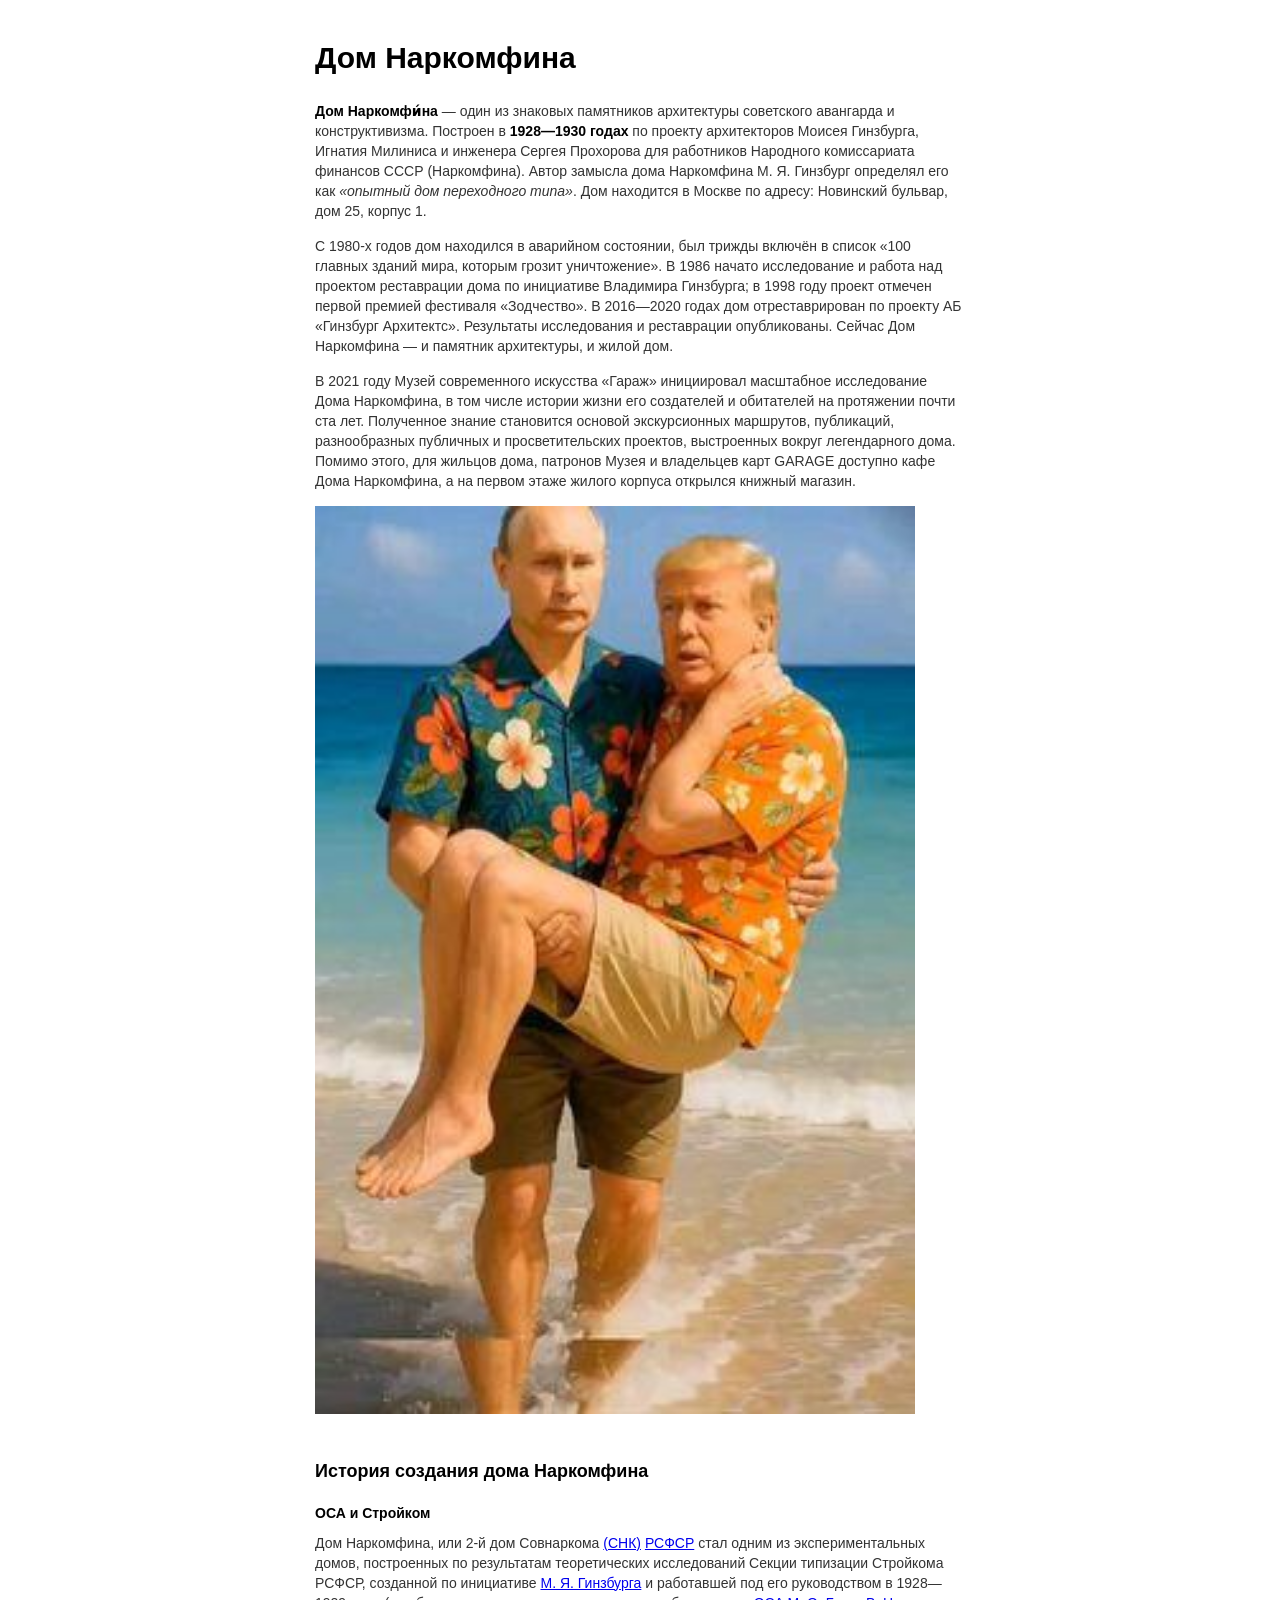
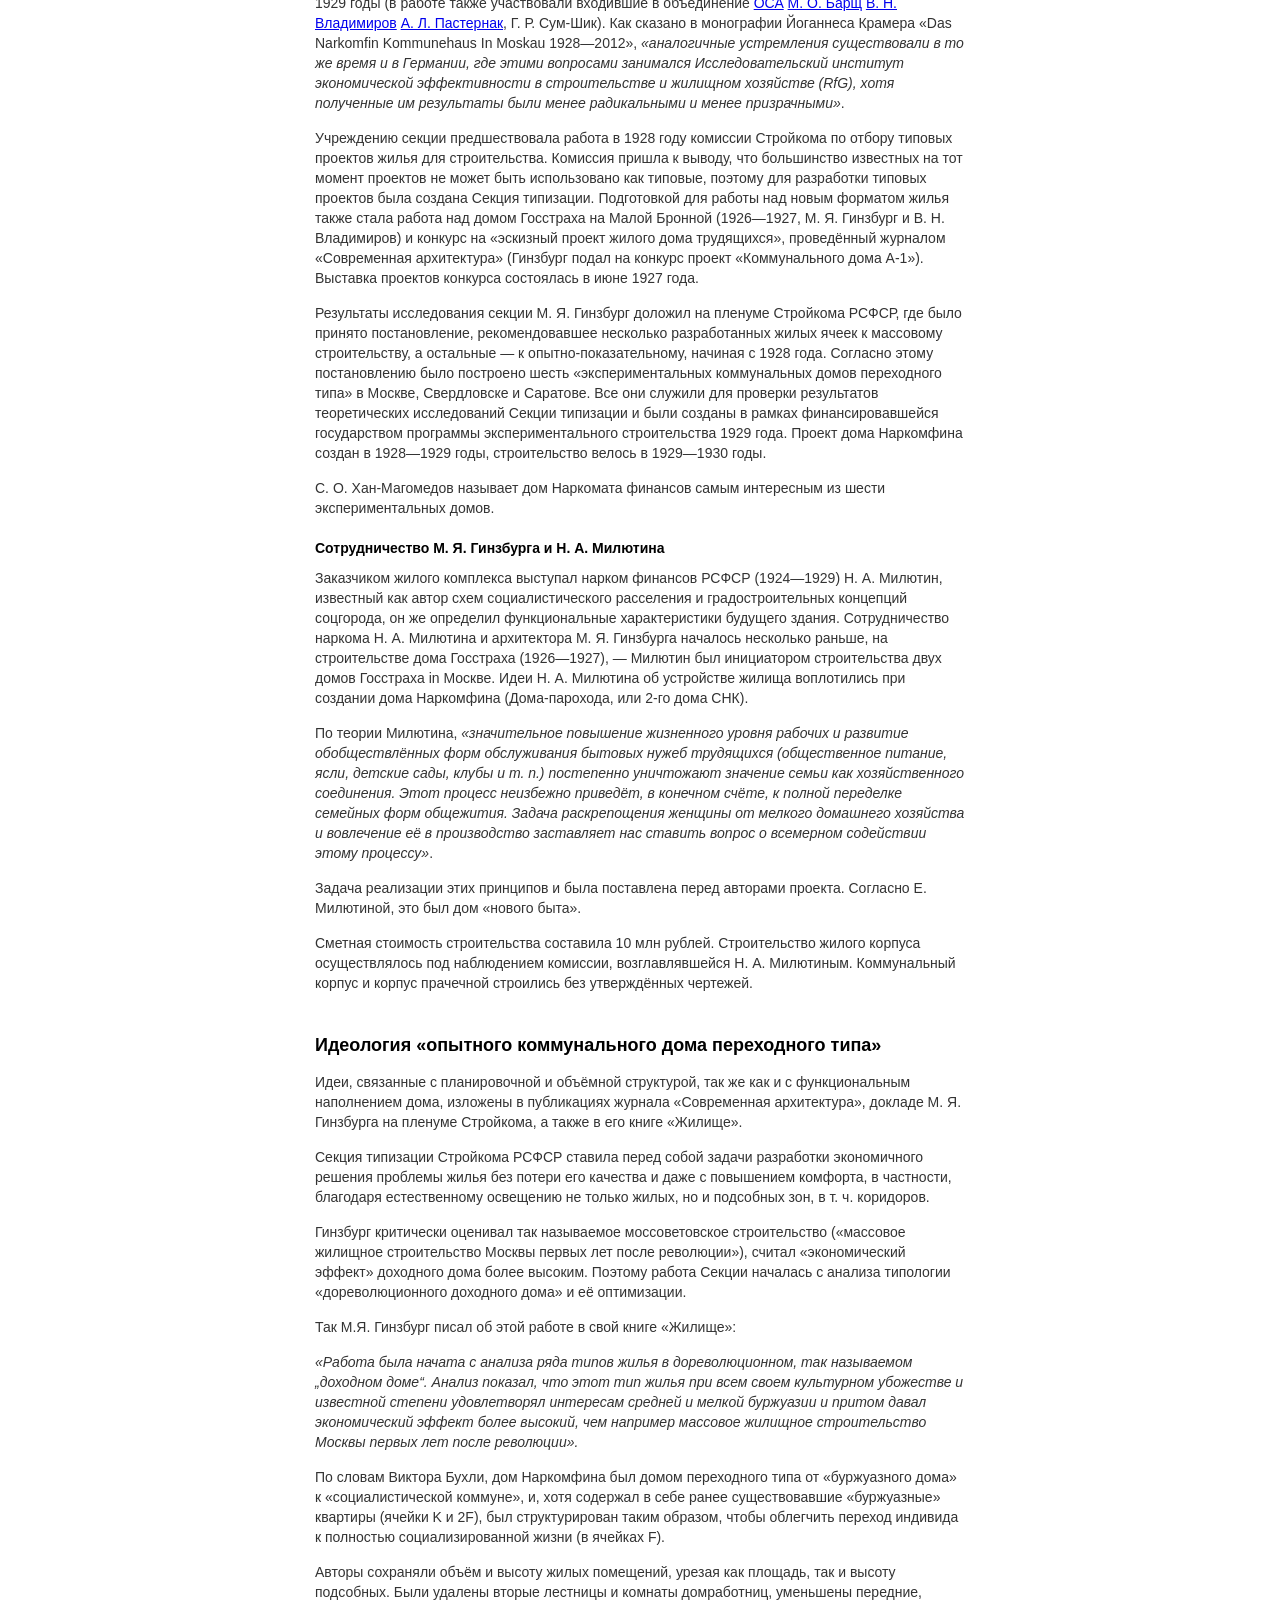
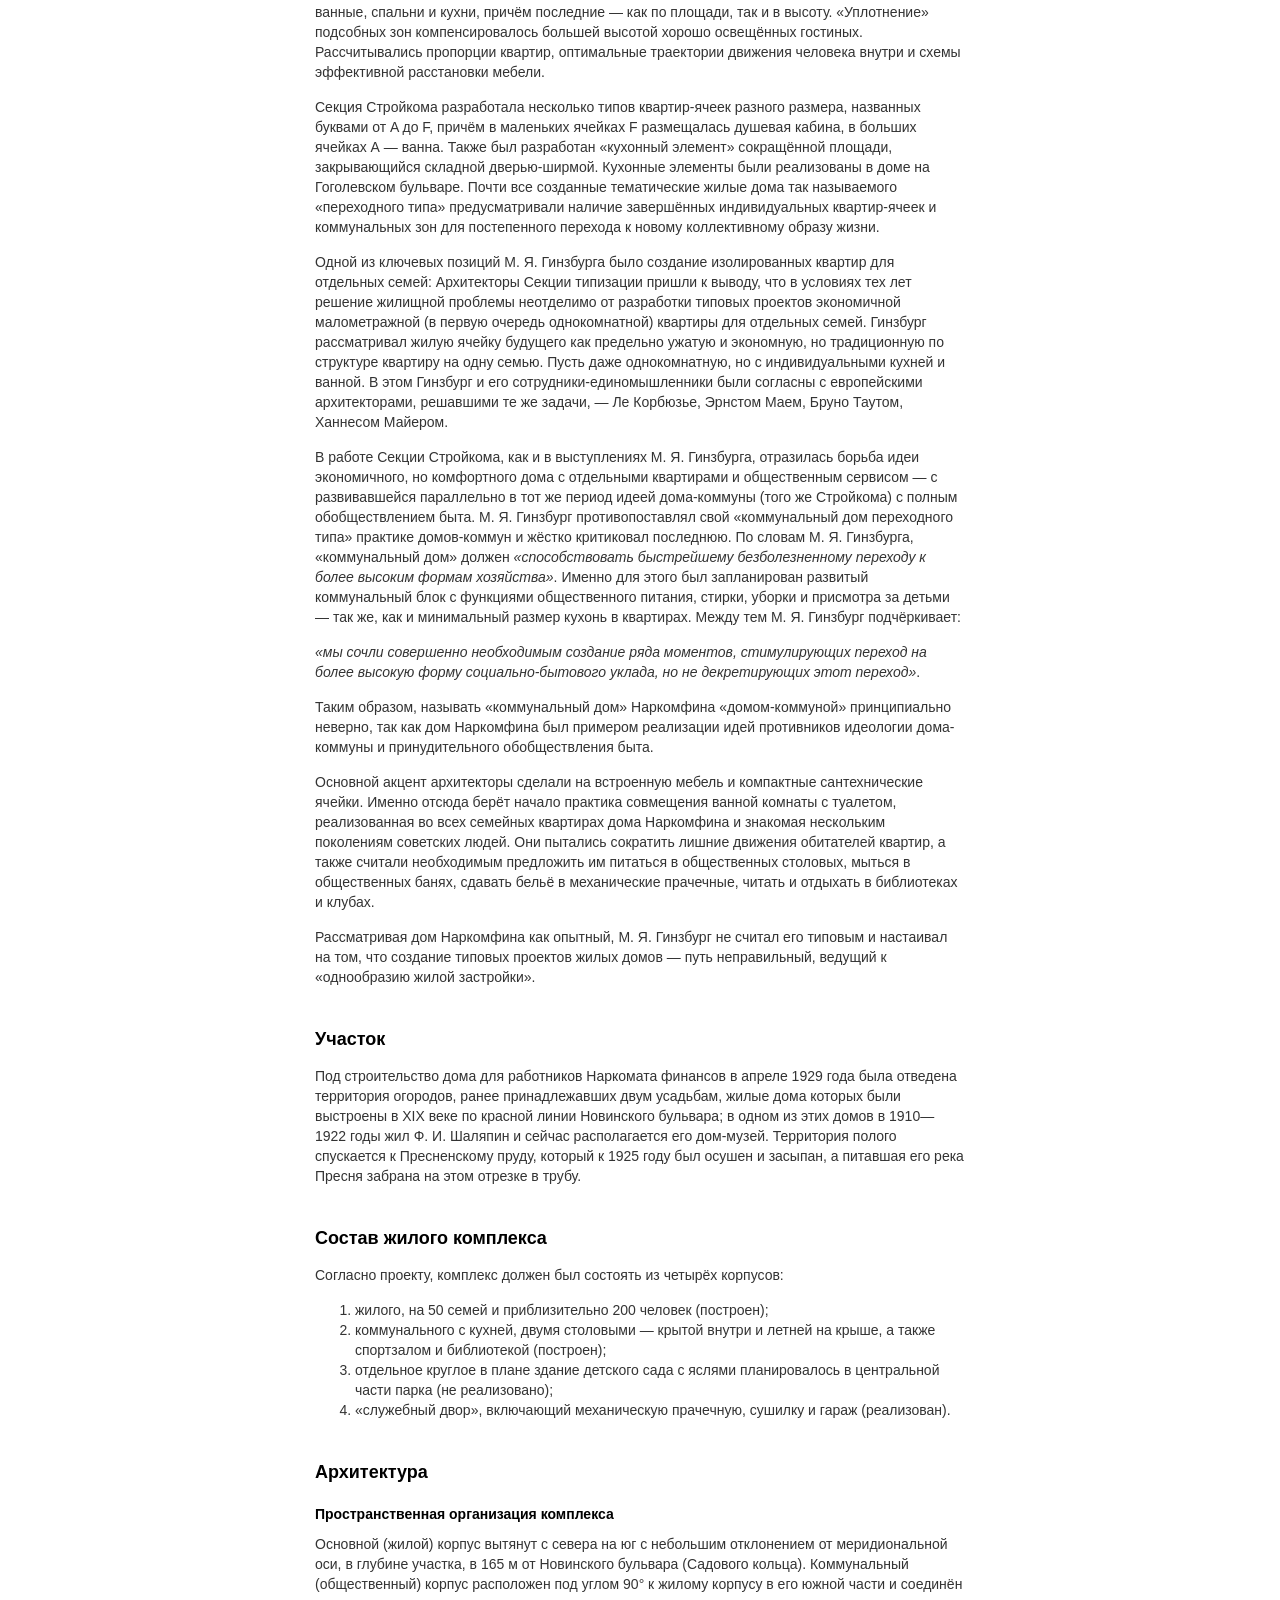
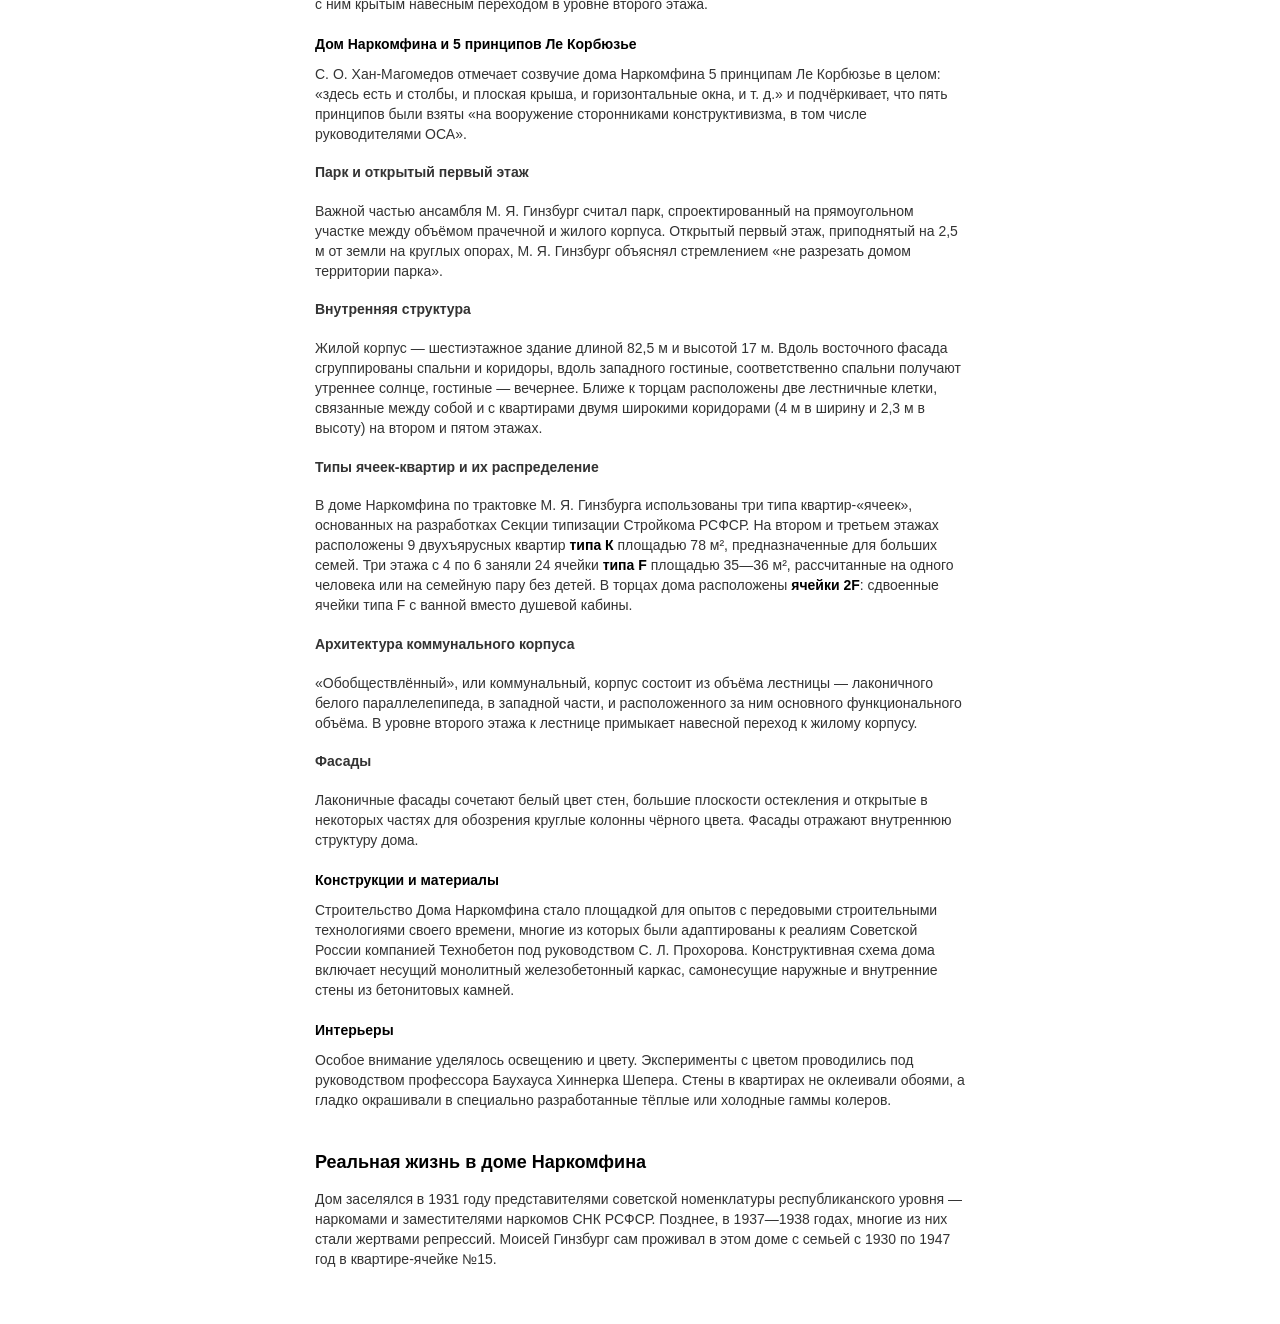
<file: NarkoHome/narkomfin.html>
<!DOCTYPE html>
<html lang="ru">
<head>
    <meta charset="UTF-8">
    <link rel="stylesheet" href="style.css">
    <title>Дом Наркомфина</title>
</head>
<body>
    <h1>Дом Наркомфина</h1>
    <p>
        <b>Дом Наркомфи́на</b> — один из знаковых памятников архитектуры советского авангарда и конструктивизма. Построен в <b>1928—1930 годах</b> по проекту архитекторов Моисея Гинзбурга, Игнатия Милиниса и инженера Сергея Прохорова для работников Народного комиссариата финансов СССР (Наркомфина). Автор замысла дома Наркомфина М. Я. Гинзбург определял его как <i>«опытный дом переходного типа»</i>. Дом находится в Москве по адресу: Новинский бульвар, дом 25, корпус 1.
    </p>
    <p>
        С 1980-х годов дом находился в аварийном состоянии, был трижды включён в список «100 главных зданий мира, которым грозит уничтожение». В 1986 начато исследование и работа над проектом реставрации дома по инициативе Владимира Гинзбурга; в 1998 году проект отмечен первой премией фестиваля «Зодчество». В 2016—2020 годах дом отреставрирован по проекту АБ «Гинзбург Архитектс». Результаты исследования и реставрации опубликованы. Сейчас Дом Наркомфина — и памятник архитектуры, и жилой дом.
    </p>
    <p>
        В 2021 году Музей современного искусства «Гараж» инициировал масштабное исследование Дома Наркомфина, в том числе истории жизни его создателей и обитателей на протяжении почти ста лет. Полученное знание становится основой экскурсионных маршрутов, публикаций, разнообразных публичных и просветительских проектов, выстроенных вокруг легендарного дома. Помимо этого, для жильцов дома, патронов Музея и владельцев карт GARAGE доступно кафе Дома Наркомфина, а на первом этаже жилого корпуса открылся книжный магазин.
    </p>
    <img src="ja.jpeg" alt="Очень крутая фотография" width="600">


    <h2>История создания дома Наркомфина</h2>
    <h3><b>ОСА и Стройком</b></h3>
    <p>
        Дом Наркомфина, или 2-й дом Совнаркома <a href="https://ru.wikipedia.org/wiki/Совет_народных_комиссаров" title="Совет народных комиссаров" target="_blank">(СНК)</a> <a href="https://ru.wikipedia.org/wiki/Российская_Советская_Федеративная_Социалистическая_Республика" target="_blank" title="Российская Советская Федеративная Социалистическая Республика">РСФСР</a> стал одним из экспериментальных домов, построенных по результатам теоретических исследований Секции типизации Стройкома РСФСР, созданной по инициативе <a href="https://ru.wikipedia.org/wiki/Гинзбург,_Моисей_Яковлевич" title="Гинзбург, Моисей Яковлевич" target="_blank">М. Я. Гинзбурга</a> и работавшей под его руководством в 1928—1929 годы (в работе также участвовали входившие в объединение <a href="https://ru.wikipedia.org/wiki/Объединение_современных_архитекторов" title="Объединение современных архитекторов" target="_blank">ОСА</a> <a href="https://ru.wikipedia.org/wiki/Барщ,_Михаил_Осипович" title="Барщ, Михаил Осипович" target="_blank">М. О. Барщ</a> <a href="https://ru.wikipedia.org/wiki/Владимиров,_Вячеслав_Николаевич" title="Владимиров, Вячеслав Николаевич" target="_blank">В. Н. Владимиров</a> <a href="https://ru.wikipedia.org/wiki/Пастернак,_Александр_Леонидович" title="Пастернак, Александр Леонидович" target="_blank">А. Л. Пастернак</a>, Г. Р. Сум-Шик). Как сказано в монографии Йоганнеса Крамера «Das Narkomfin Kommunehaus In Moskau 1928—2012», <i>«аналогичные устремления существовали в то же время и в Германии, где этими вопросами занимался Исследовательский институт экономической эффективности в строительстве и жилищном хозяйстве (RfG), хотя полученные им результаты были менее радикальными и менее призрачными»</i>.
    </p>
    <p>
        Учреждению секции предшествовала работа в 1928 году комиссии Стройкома по отбору типовых проектов жилья для строительства. Комиссия пришла к выводу, что большинство известных на тот момент проектов не может быть использовано как типовые, поэтому для разработки типовых проектов была создана Секция типизации. Подготовкой для работы над новым форматом жилья также стала работа над домом Госстраха на Малой Бронной (1926—1927, М. Я. Гинзбург и В. Н. Владимиров) и конкурс на «эскизный проект жилого дома трудящихся», проведённый журналом «Современная архитектура» (Гинзбург подал на конкурс проект «Коммунального дома А-1»). Выставка проектов конкурса состоялась в июне 1927 года.
    </p>
    <p>
        Результаты исследования секции М. Я. Гинзбург доложил на пленуме Стройкома РСФСР, где было принято постановление, рекомендовавшее несколько разработанных жилых ячеек к массовому строительству, а остальные — к опытно-показательному, начиная с 1928 года. Согласно этому постановлению было построено шесть «экспериментальных коммунальных домов переходного типа» в Москве, Свердловске и Саратове. Все они служили для проверки результатов теоретических исследований Секции типизации и были созданы в рамках финансировавшейся государством программы экспериментального строительства 1929 года. Проект дома Наркомфина создан в 1928—1929 годы, строительство велось в 1929—1930 годы.
    </p>
    <p>
        С. О. Хан-Магомедов называет дом Наркомата финансов самым интересным из шести экспериментальных домов.
    </p>

    <h3><b>Сотрудничество М. Я. Гинзбурга и Н. А. Милютина</b></h3>
    <p>
        Заказчиком жилого комплекса выступал нарком финансов РСФСР (1924—1929) Н. А. Милютин, известный как автор схем социалистического расселения и градостроительных концепций соцгорода, он же определил функциональные характеристики будущего здания. Сотрудничество наркома Н. А. Милютина и архитектора М. Я. Гинзбурга началось несколько раньше, на строительстве дома Госстраха (1926—1927), — Милютин был инициатором строительства двух домов Госстраха in Москве. Идеи Н. А. Милютина об устройстве жилища воплотились при создании дома Наркомфина (Дома-парохода, или 2-го дома СНК).
    </p>
    <p>
        По теории Милютина, <i>«значительное повышение жизненного уровня рабочих и развитие обобществлённых форм обслуживания бытовых нужеб трудящихся (общественное питание, ясли, детские сады, клубы и т. п.) постепенно уничтожают значение семьи как хозяйственного соединения. Этот процесс неизбежно приведёт, в конечном счёте, к полной переделке семейных форм общежития. Задача раскрепощения женщины от мелкого домашнего хозяйства и вовлечение её в производство заставляет нас ставить вопрос о всемерном содействии этому процессу»</i>.
    </p>
    <p>
        Задача реализации этих принципов и была поставлена перед авторами проекта. Согласно Е. Милютиной, это был дом «нового быта».
    </p>
    <p>
        Сметная стоимость строительства составила 10 млн рублей. Строительство жилого корпуса осуществлялось под наблюдением комиссии, возглавлявшейся Н. А. Милютиным. Коммунальный корпус и корпус прачечной строились без утверждённых чертежей.
    </p>

    <h2>Идеология «опытного коммунального дома переходного типа»</h2>
    <p>
        Идеи, связанные с планировочной и объёмной структурой, так же как и с функциональным наполнением дома, изложены в публикациях журнала «Современная архитектура», докладе М. Я. Гинзбурга на пленуме Стройкома, а также в его книге «Жилище».
    </p>
    <p>
        Секция типизации Стройкома РСФСР ставила перед собой задачи разработки экономичного решения проблемы жилья без потери его качества и даже с повышением комфорта, в частности, благодаря естественному освещению не только жилых, но и подсобных зон, в т. ч. коридоров.
    </p>
    <p>
        Гинзбург критически оценивал так называемое моссоветовское строительство («массовое жилищное строительство Москвы первых лет после революции»), считал «экономический эффект» доходного дома более высоким. Поэтому работа Секции началась с анализа типологии «дореволюционного доходного дома» и её оптимизации.
    </p>
    <p>
        Так М.Я. Гинзбург писал об этой работе в свой книге «Жилище»:
    </p>
    <p>
        <i>«Работа была начата с анализа ряда типов жилья в дореволюционном, так называемом „доходном доме“. Анализ показал, что этот тип жилья при всем своем культурном убожестве и известной степени удовлетворял интересам средней и мелкой буржуазии и притом давал экономический эффект более высокий, чем например массовое жилищное строительство Москвы первых лет после революции».</i>
    </p>
    <p>
        По словам Виктора Бухли, дом Наркомфина был домом переходного типа от «буржуазного дома» к «социалистической коммуне», и, хотя содержал в себе ранее существовавшие «буржуазные» квартиры (ячейки K и 2F), был структурирован таким образом, чтобы облегчить переход индивида к полностью социализированной жизни (в ячейках F).
    </p>
    <p>
        Авторы сохраняли объём и высоту жилых помещений, урезая как площадь, так и высоту подсобных. Были удалены вторые лестницы и комнаты домработниц, уменьшены передние, ванные, спальни и кухни, причём последние — как по площади, так и в высоту. «Уплотнение» подсобных зон компенсировалось большей высотой хорошо освещённых гостиных. Рассчитывались пропорции квартир, оптимальные траектории движения человека внутри и схемы эффективной расстановки мебели.
    </p>
    <p>
        Секция Стройкома разработала несколько типов квартир-ячеек разного размера, названных буквами от A до F, причём в маленьких ячейках F размещалась душевая кабина, в больших ячейках А — ванна. Также был разработан «кухонный элемент» сокращённой площади, закрывающийся складной дверью-ширмой. Кухонные элементы были реализованы в доме на Гоголевском бульваре. Почти все созданные тематические жилые дома так называемого «переходного типа» предусматривали наличие завершённых индивидуальных квартир-ячеек и коммунальных зон для постепенного перехода к новому коллективному образу жизни.
    </p>
    <p>
        Одной из ключевых позиций М. Я. Гинзбурга было создание изолированных квартир для отдельных семей: Архитекторы Секции типизации пришли к выводу, что в условиях тех лет решение жилищной проблемы неотделимо от разработки типовых проектов экономичной малометражной (в первую очередь однокомнатной) квартиры для отдельных семей. Гинзбург рассматривал жилую ячейку будущего как предельно ужатую и экономную, но традиционную по структуре квартиру на одну семью. Пусть даже однокомнатную, но с индивидуальными кухней и ванной. В этом Гинзбург и его сотрудники-единомышленники были согласны с европейскими архитекторами, решавшими те же задачи, — Ле Корбюзье, Эрнстом Маем, Бруно Таутом, Ханнесом Майером.
    </p>
    <p>
        В работе Секции Стройкома, как и в выступлениях М. Я. Гинзбурга, отразилась борьба идеи экономичного, но комфортного дома с отдельными квартирами и общественным сервисом — с развивавшейся параллельно в тот же период идеей дома-коммуны (того же Стройкома) с полным обобществлением быта. М. Я. Гинзбург противопоставлял свой «коммунальный дом переходного типа» практике домов-коммун и жёстко критиковал последнюю. По словам М. Я. Гинзбурга, «коммунальный дом» должен <i>«способствовать быстрейшему безболезненному переходу к более высоким формам хозяйства»</i>. Именно для этого был запланирован развитый коммунальный блок с функциями общественного питания, стирки, уборки и присмотра за детьми — так же, как и минимальный размер кухонь в квартирах. Между тем М. Я. Гинзбург подчёркивает:
    </p>
    <p>
        <i>«мы сочли совершенно необходимым создание ряда моментов, стимулирующих переход на более высокую форму социально-бытового уклада, но не декретирующих этот переход»</i>.
    </p>
    <p>
        Таким образом, называть «коммунальный дом» Наркомфина «домом-коммуной» принципиально неверно, так как дом Наркомфина был примером реализации идей противников идеологии дома-коммуны и принудительного обобществления быта.
    </p>
    <p>
        Основной акцент архитекторы сделали на встроенную мебель и компактные сантехнические ячейки. Именно отсюда берёт начало практика совмещения ванной комнаты с туалетом, реализованная во всех семейных квартирах дома Наркомфина и знакомая нескольким поколениям советских людей. Они пытались сократить лишние движения обитателей квартир, а также считали необходимым предложить им питаться в общественных столовых, мыться в общественных банях, сдавать бельё в механические прачечные, читать и отдыхать в библиотеках и клубах.
    </p>
    <p>
        Рассматривая дом Наркомфина как опытный, М. Я. Гинзбург не считал его типовым и настаивал на том, что создание типовых проектов жилых домов — путь неправильный, ведущий к «однообразию жилой застройки».
    </p>

    <h2>Участок</h2>
    <p>
        Под строительство дома для работников Наркомата финансов в апреле 1929 года была отведена территория огородов, ранее принадлежавших двум усадьбам, жилые дома которых были выстроены в XIX веке по красной линии Новинского бульвара; в одном из этих домов в 1910—1922 годы жил Ф. И. Шаляпин и сейчас располагается его дом-музей. Территория полого спускается к Пресненскому пруду, который к 1925 году был осушен и засыпан, а питавшая его река Пресня забрана на этом отрезке в трубу.
    </p>

    <h2>Состав жилого комплекса</h2>
    <p>
        Согласно проекту, комплекс должен был состоять из четырёх корпусов:
    </p>
    <ol>
        <li>жилого, на 50 семей и приблизительно 200 человек (построен);</li>
        <li> коммунального с кухней, двумя столовыми — крытой внутри и летней на крыше, а также спортзалом и библиотекой (построен);</li>
        <li> отдельное круглое в плане здание детского сада с яслями планировалось в центральной части парка (не реализовано);</li>
        <li> «служебный двор», включающий механическую прачечную, сушилку и гараж (реализован).</li>
    </ol>

    <h2>Архитектура</h2>
    <h3><b>Пространственная организация комплекса</b></h3>
    <p>
        Основной (жилой) корпус вытянут с севера на юг с небольшим отклонением от меридиональной оси, в глубине участка, в 165 м от Новинского бульвара (Садового кольца). Коммунальный (общественный) корпус расположен под углом 90° к жилому корпусу в его южной части и соединён с ним крытым навесным переходом в уровне второго этажа.
    </p>

    <h3><b>Дом Наркомфина и 5 принципов Ле Корбюзье</b></h3>
    <p>
        С. О. Хан-Магомедов отмечает созвучие дома Наркомфина 5 принципам Ле Корбюзье в целом: «здесь есть и столбы, и плоская крыша, и горизонтальные окна, и т. д.» и подчёркивает, что пять принципов были взяты «на вооружение сторонниками конструктивизма, в том числе руководителями ОСА».
    </p>

    <h4><b>Парк и открытый первый этаж</b></h4>
    <p>
        Важной частью ансамбля М. Я. Гинзбург считал парк, спроектированный на прямоугольном участке между объёмом прачечной и жилого корпуса. Открытый первый этаж, приподнятый на 2,5 м от земли на круглых опорах, М. Я. Гинзбург объяснял стремлением «не разрезать домом территории парка».
    </p>

    <h4><b>Внутренняя структура</b></h4>
    <p>
        Жилой корпус — шестиэтажное здание длиной 82,5 м и высотой 17 м. Вдоль восточного фасада сгруппированы спальни и коридоры, вдоль западного гостиные, соответственно спальни получают утреннее солнце, гостиные — вечернее. Ближе к торцам расположены две лестничные клетки, связанные между собой и с квартирами двумя широкими коридорами (4 м в ширину и 2,3 м в высоту) на втором и пятом этажах.
    </p>

    <h4><b>Типы ячеек-квартир и их распределение</b></h4>
    <p>
        В доме Наркомфина по трактовке М. Я. Гинзбурга использованы три типа квартир-«ячеек», основанных на разработках Секции типизации Стройкома РСФСР. На втором и третьем этажах расположены 9 двухъярусных квартир <b>типа К</b> площадью 78 м², предназначенные для больших семей. Три этажа с 4 по 6 заняли 24 ячейки <b>типа F</b> площадью 35—36 м², рассчитанные на одного человека или на семейную пару без детей. В торцах дома расположены <b>ячейки 2F</b>: сдвоенные ячейки типа F с ванной вместо душевой кабины.
    </p>

    <h4><b>Архитектура коммунального корпуса</b></h4>
    <p>
        «Обобществлённый», или коммунальный, корпус состоит из объёма лестницы — лаконичного белого параллелепипеда, в западной части, и расположенного за ним основного функционального объёма. В уровне второго этажа к лестнице примыкает навесной переход к жилому корпусу.
    </p>

    <h4><b>Фасады</b></h4>
    <p>
        Лаконичные фасады сочетают белый цвет стен, большие плоскости остекления и открытые в некоторых частях для обозрения круглые колонны чёрного цвета. Фасады отражают внутреннюю структуру дома.
    </p>

    <h3><b>Конструкции и материалы</b></h3>
    <p>
        Строительство Дома Наркомфина стало площадкой для опытов с передовыми строительными технологиями своего времени, многие из которых были адаптированы к реалиям Советской России компанией Технобетон под руководством С. Л. Прохорова. Конструктивная схема дома включает несущий монолитный железобетонный каркас, самонесущие наружные и внутренние стены из бетонитовых камней.
    </p>

    <h3><b>Интерьеры</b></h3>
    <p>
        Особое внимание уделялось освещению и цвету. Эксперименты с цветом проводились под руководством профессора Баухауса Хиннерка Шепера. Стены в квартирах не оклеивали обоями, а гладко окрашивали в специально разработанные тёплые или холодные гаммы колеров.
    </p>

    <h2>Реальная жизнь в доме Наркомфина</h2>
    <p>
        Дом заселялся в 1931 году представителями советской номенклатуры республиканского уровня — наркомами и заместителями наркомов СНК РСФСР. Позднее, в 1937—1938 годах, многие из них стали жертвами репрессий. Моисей Гинзбург сам проживал в этом доме с семьей с 1930 по 1947 год в квартире-ячейке №15.
    </p>
</body>
</html>
</file>
<file: NarkoHome/style.css>
html, body, div, span, h1, h2, h3, p, b, i, a {
    margin: 0;
    padding: 0;
    border: 0;
    font-size: 100%;
    font: inherit;
    vertical-align: baseline;
}

body {
    line-height: 1;
}
body {
    font-family: Arial, sans-serif;
    font-size: 14px;
    line-height: 20px;
    color: #333333;
    background-color: #ffffff;
    max-width: 650px;
    margin: 0 auto;
    padding: 40px 20px;
}
h1 {
    font-size: 30px;
    line-height: 36px;
    font-weight: bold;
    color: #000000;
    margin-bottom: 25px;
}
h2 {
    font-size: 18px;
    line-height: 24px;
    font-weight: bold;
    color: #000000;
    margin-top: 40px;
    margin-bottom: 15px;
}

h3 {
    font-size: 14px;
    line-height: 20px;
    font-weight: bold;
    color: #000000;
    margin-top: 20px;
    margin-bottom: 10px;
}

p {
    font-size: 14px;
    line-height: 20px;
    color: #333333;
    margin-bottom: 15px;
}

p b {
    font-weight: bold;
    color: #000000;
}
p i {
    font-style: italic;
}
</file>
